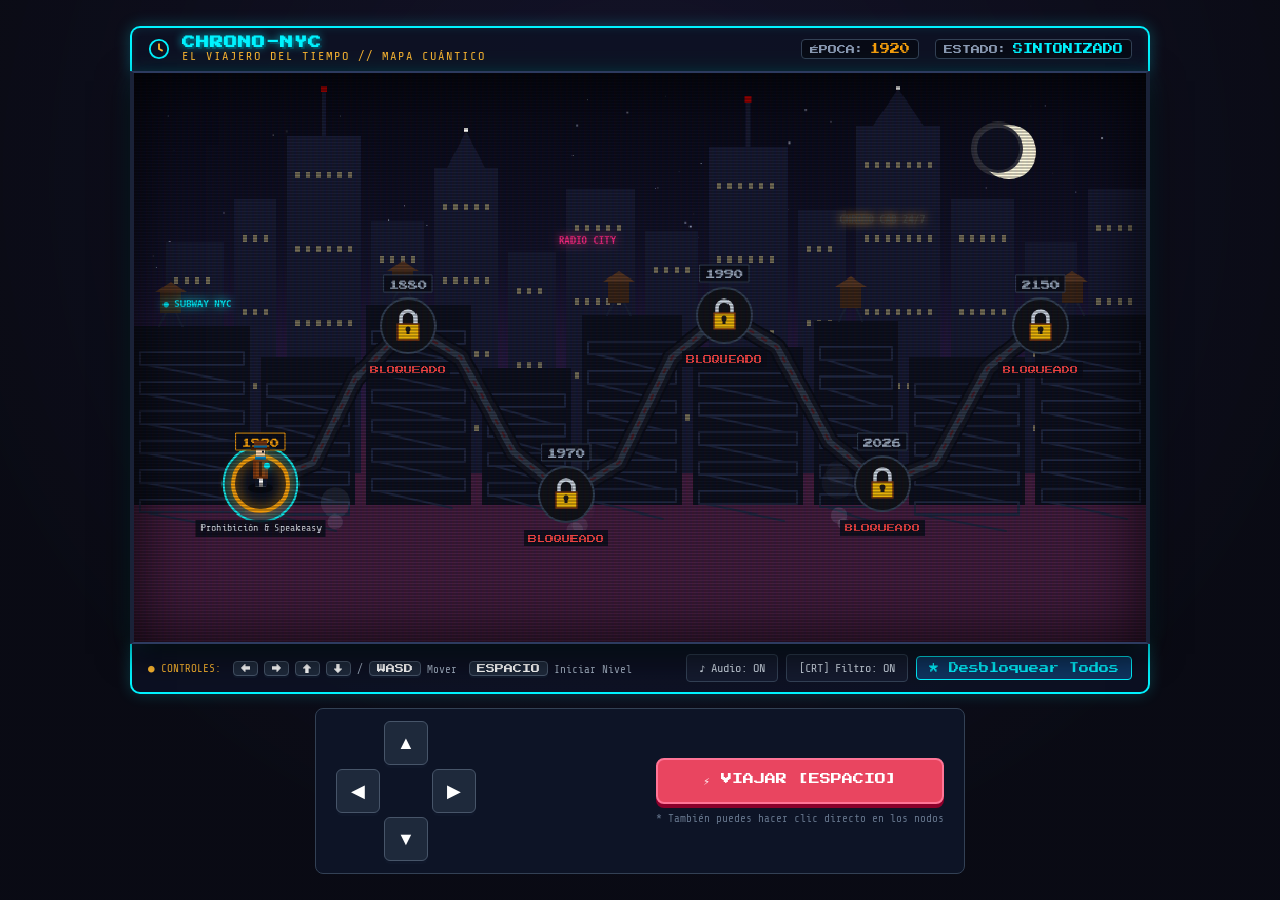
<file: index.html>
<!DOCTYPE html>
<html lang="es">
<head>
  <meta charset="UTF-8">
  <meta name="viewport" content="width=device-width, initial-scale=1.0">
  <title>Chrono-NYC: Selector de Niveles Retro</title>
  <link rel="stylesheet" href="style.css">
</head>
<body>

  <div class="game-container">
    <!-- Header Arcade -->
    <header class="arcade-header">
      <div class="title-badge">
        <svg class="header-icon" width="22" height="22" viewBox="0 0 24 24" fill="none" stroke="currentColor" stroke-width="2">
          <circle cx="12" cy="12" r="10" stroke="#00f3ff"/>
          <polyline points="12 6 12 12 16 14" stroke="#ffb830"/>
        </svg>
        <div>
          <h1 class="pixel-title">CHRONO-NYC</h1>
          <div class="sub-title">El Viajero del Tiempo // Mapa Cuántico</div>
        </div>
      </div>

      <div class="hud-stats">
        <div class="stat-item">
          <span class="stat-label">ÉPOCA:</span>
          <span id="hudCurrentYear" class="stat-val">1920</span>
        </div>
        <div class="stat-item">
          <span class="stat-label">ESTADO:</span>
          <span id="hudStatus" class="stat-val" style="color: var(--neon-cyan);">ACTIVO</span>
        </div>
      </div>
    </header>

    <!-- Canvas Screen Frame -->
    <div class="screen-wrapper" id="screenWrapper">
      <canvas id="mapCanvas" width="960" height="540"></canvas>
      <div class="crt-overlay"></div>
      <div id="screenToast" class="screen-toast">⚠ ¡NIVEL BLOQUEADO!</div>
    </div>

    <!-- Controls & Info Footer -->
    <footer class="arcade-controls">
      <div class="control-tips" id="controlTips">
        <span style="color: var(--neon-amber);">● CONTROLES:</span>
        <span id="controlTipMove"><span class="key-tag">←</span> <span class="key-tag">→</span> <span class="key-tag">↑</span> <span class="key-tag">↓</span> / <span class="key-tag">WASD</span> Mover</span>
        <span id="controlTipAction"><span class="key-tag">ESPACIO</span> Iniciar Nivel</span>
      </div>

      <div class="action-buttons">
        <button id="btnReturnToMap" class="retro-btn" style="display: none; background: #7f1d1d; border-color: #ef4444; color: #fff;" title="Salir de la época y volver al mapa">
          ◀ Volver al Mapa [ESC]
        </button>
        <button id="btnAudioToggle" class="retro-btn" title="Activar/Silenciar efectos">
          <span id="audioIcon">♪</span> Audio: ON
        </button>
        <button id="btnCrtToggle" class="retro-btn" title="Alternar filtro retro CRT">
          [CRT] Filtro: ON
        </button>
        <button id="btnToggleAllLevels" class="retro-btn primary" title="Desbloquear o bloquear todos para pruebas">
          ★ Desbloquear Todos
        </button>
      </div>
    </footer>

    <!-- Mobile / Mouse On-screen Gamepad -->
    <div class="touch-dpad-container">
      <div class="dpad-grid">
        <button class="dpad-btn dpad-up" id="btnUp" title="Arriba">▲</button>
        <button class="dpad-btn dpad-left" id="btnLeft" title="Izquierda">◀</button>
        <button class="dpad-btn dpad-right" id="btnRight" title="Derecha">▶</button>
        <button class="dpad-btn dpad-down" id="btnDown" title="Abajo">▼</button>
      </div>

      <div class="touch-actions">
        <button class="action-btn-space" id="btnTouchSpace">
          ⚡ VIAJAR [ESPACIO]
        </button>
        <div style="font-size: 11px; color: #64748b; text-align: center;">
          * También puedes hacer clic directo en los nodos
        </div>
      </div>
    </div>
  </div>

  <!-- Modal para Iniciar Nivel / Salto Temporal -->
  <div id="timeModal" class="time-travel-modal">
    <div class="modal-card">
      <div class="modal-header">
        <div id="modalYear" class="modal-era-year">1920</div>
        <div id="modalTitle" class="modal-era-title">ERA DEL JAZZ & LEY SECA</div>
      </div>
      <div class="modal-body">
        <p id="modalDesc">
          El viajero aterriza en las calles de adoquines de Manhattan durante los Locos Años 20. El jazz resuena en los clubes clandestinos speakeasy y la ciudad se alza hacia las nubes con los primeros rascacielos Art Déco.
        </p>

        <div class="modal-info-box">
          <div class="modal-info-row">
            <span class="modal-label">UBICACIÓN:</span>
            <span id="modalLocation" class="modal-val">Lower Manhattan & Brooklyn DUMBO</span>
          </div>
          <div class="modal-info-row">
            <span class="modal-label">MISIÓN CUÁNTICA:</span>
            <span id="modalMission" class="modal-val">Recuperar el fragmento de crono-cristal</span>
          </div>
          <div class="modal-info-row">
            <span class="modal-label">PELIGRO TEMPORAL:</span>
            <span id="modalDanger" class="modal-val" style="color: #f59e0b;">Mafiosos de los Speakeasy & Agentes Temporales</span>
          </div>
        </div>
      </div>
      <div class="modal-footer">
        <button id="btnCloseModal" class="btn-close-modal">VOLVER AL MAPA</button>
        <button id="btnStartLevel" class="btn-start-level">⚡ ENTRAR A LA ÉPOCA</button>
      </div>
    </div>
  </div>

  <script src="game.js"></script>
</body>
</html>
</file>
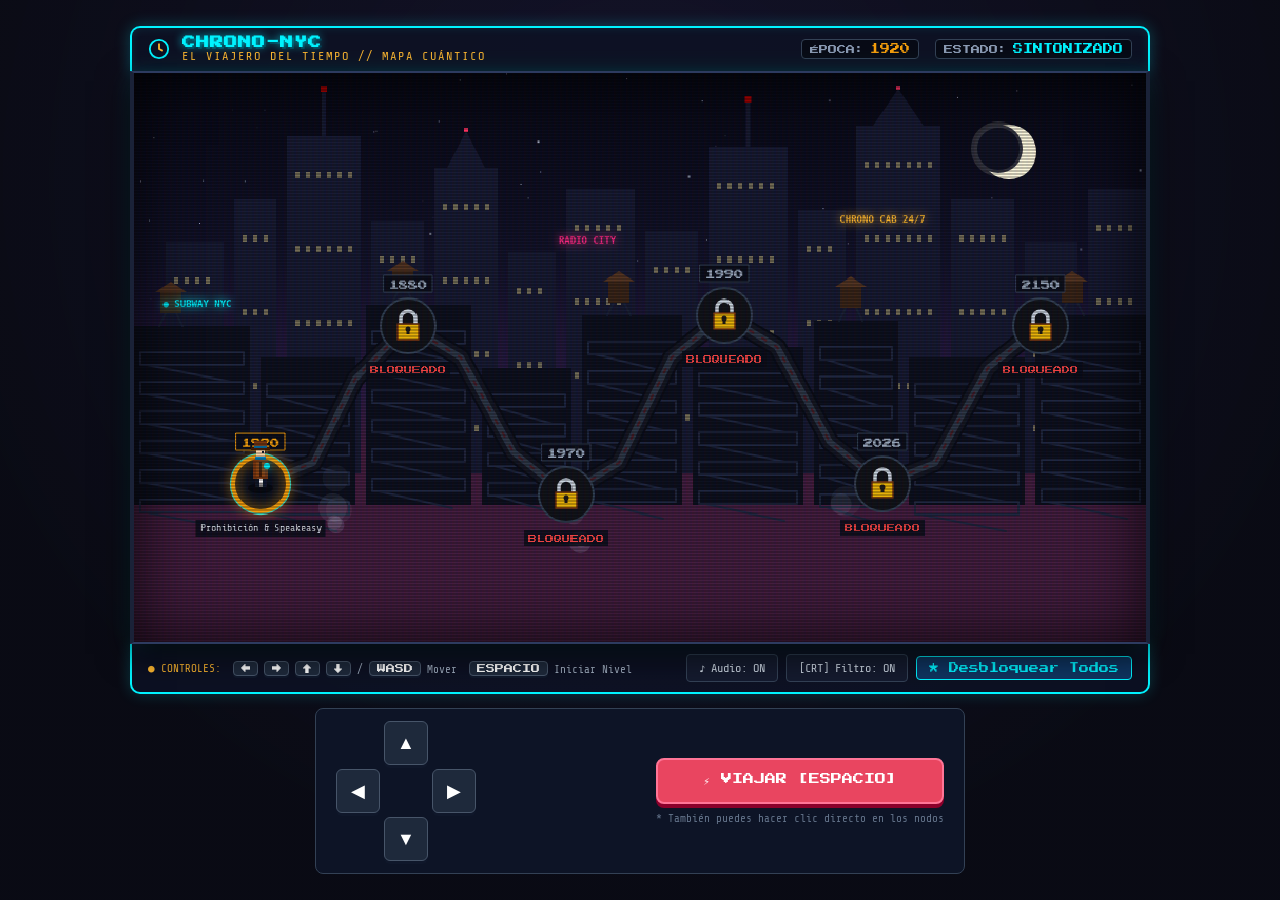
<file: juego_completo.html>
<!DOCTYPE html>
<html lang="es">
<head>
  <meta charset="UTF-8">
  <meta name="viewport" content="width=device-width, initial-scale=1.0">
  <title>Chrono-NYC: Selector de Niveles Retro</title>
  <style>
@import url('https://fonts.googleapis.com/css2?family=Press+Start+2P&family=Share+Tech+Mono&display=swap');

:root {
  --nyc-night: #0b0d19;
  --nyc-sky-top: #080914;
  --nyc-sky-bottom: #1f1d36;
  --neon-cyan: #00f3ff;
  --neon-amber: #ffb830;
  --neon-pink: #ff2a85;
  --neon-green: #39ff14;
  --brick-red: #c84b31;
  --gold: #f4d160;
  --ui-bg: rgba(14, 18, 36, 0.92);
  --ui-border: #2d3758;
}

* {
  box-sizing: border-box;
  margin: 0;
  padding: 0;
  user-select: none;
}

body {
  background-color: var(--nyc-night);
  color: #e0e6ed;
  font-family: 'Share Tech Mono', monospace;
  min-height: 100vh;
  display: flex;
  flex-direction: column;
  align-items: center;
  justify-content: center;
  overflow-x: hidden;
  position: relative;
  padding: 10px;
}

/* Background grid / ambient vibe */
body::before {
  content: '';
  position: fixed;
  inset: 0;
  background: radial-gradient(circle at 50% 20%, rgba(35, 30, 70, 0.4) 0%, rgba(10, 11, 20, 0.95) 75%);
  pointer-events: none;
  z-index: 0;
}

.game-container {
  position: relative;
  z-index: 1;
  display: flex;
  flex-direction: column;
  align-items: center;
  max-width: 1020px;
  width: 100%;
}

/* Header Banner */
.arcade-header {
  width: 100%;
  display: flex;
  justify-content: space-between;
  align-items: center;
  padding: 8px 16px;
  background: var(--ui-bg);
  border: 2px solid var(--neon-cyan);
  border-bottom: none;
  border-radius: 10px 10px 0 0;
  box-shadow: 0 0 15px rgba(0, 243, 255, 0.25), inset 0 0 10px rgba(0, 243, 255, 0.1);
}

.title-badge {
  display: flex;
  align-items: center;
  gap: 12px;
}

.pixel-title {
  font-family: 'Press Start 2P', monospace;
  font-size: 13px;
  color: var(--neon-cyan);
  text-shadow: 0 0 8px rgba(0, 243, 255, 0.8), 2px 2px 0px #053246;
  letter-spacing: 1px;
}

.sub-title {
  font-size: 12px;
  color: var(--neon-amber);
  text-transform: uppercase;
  letter-spacing: 2px;
}

.hud-stats {
  display: flex;
  gap: 16px;
  font-size: 12px;
  font-family: 'Press Start 2P', monospace;
}

.stat-item {
  display: flex;
  align-items: center;
  gap: 6px;
  background: rgba(0, 0, 0, 0.4);
  padding: 4px 8px;
  border-radius: 4px;
  border: 1px solid #334155;
}

.stat-label {
  color: #8b9bb4;
  font-size: 9px;
}

.stat-val {
  color: var(--neon-green);
  font-size: 10px;
}

/* Canvas Screen Box */
.screen-wrapper {
  position: relative;
  width: 100%;
  background: #000;
  border: 4px solid #1a2238;
  border-top: 2px solid #2d3b60;
  border-bottom: 2px solid #2d3b60;
  box-shadow: 0 10px 30px rgba(0, 0, 0, 0.8), 0 0 20px rgba(0, 243, 255, 0.15);
  overflow: hidden;
  aspect-ratio: 16 / 9;
}

#mapCanvas {
  display: block;
  width: 100%;
  height: 100%;
  image-rendering: pixelated;
  image-rendering: crisp-edges;
  cursor: crosshair;
}

/* CRT Scanlines Overlay */
.crt-overlay {
  position: absolute;
  inset: 0;
  pointer-events: none;
  background: linear-gradient(
    rgba(18, 16, 16, 0) 50%, 
    rgba(0, 0, 0, 0.25) 50%
  ), linear-gradient(
    90deg,
    rgba(255, 0, 0, 0.03),
    rgba(0, 255, 0, 0.01),
    rgba(0, 0, 255, 0.03)
  );
  background-size: 100% 3px, 6px 100%;
  box-shadow: inset 0 0 60px rgba(0, 0, 0, 0.75);
  transition: opacity 0.3s ease;
}

.crt-off .crt-overlay {
  opacity: 0;
}

/* Quick Floating Alert / Warning Banner */
.screen-toast {
  position: absolute;
  top: 18px;
  left: 50%;
  transform: translateX(-50%) translateY(-20px);
  background: rgba(180, 20, 40, 0.95);
  border: 2px solid #ff4466;
  color: #fff;
  font-family: 'Press Start 2P', monospace;
  font-size: 10px;
  padding: 8px 16px;
  border-radius: 4px;
  box-shadow: 0 0 15px rgba(255, 40, 70, 0.7);
  pointer-events: none;
  opacity: 0;
  transition: all 0.25s cubic-bezier(0.175, 0.885, 0.32, 1.275);
  z-index: 20;
}

.screen-toast.show {
  transform: translateX(-50%) translateY(0);
  opacity: 1;
}

/* Control Bar */
.arcade-controls {
  width: 100%;
  display: flex;
  justify-content: space-between;
  align-items: center;
  flex-wrap: wrap;
  gap: 10px;
  padding: 10px 16px;
  background: var(--ui-bg);
  border: 2px solid var(--neon-cyan);
  border-top: none;
  border-radius: 0 0 10px 10px;
  box-shadow: 0 0 15px rgba(0, 243, 255, 0.2);
}

.control-tips {
  display: flex;
  align-items: center;
  gap: 12px;
  font-size: 11px;
  color: #a0aec0;
}

.key-tag {
  display: inline-block;
  background: #1e293b;
  color: #fff;
  border: 1px solid #475569;
  border-radius: 4px;
  padding: 2px 7px;
  font-family: 'Press Start 2P', monospace;
  font-size: 9px;
  box-shadow: 0 2px 0 #0f172a;
}

.action-buttons {
  display: flex;
  align-items: center;
  gap: 8px;
}

.retro-btn {
  background: #141a2e;
  color: #cbd5e1;
  border: 1px solid #334155;
  font-family: 'Share Tech Mono', monospace;
  font-size: 12px;
  padding: 6px 12px;
  border-radius: 4px;
  cursor: pointer;
  transition: all 0.15s;
  display: inline-flex;
  align-items: center;
  gap: 6px;
}

.retro-btn:hover {
  background: #1e294b;
  color: #fff;
  border-color: var(--neon-cyan);
  box-shadow: 0 0 8px rgba(0, 243, 255, 0.4);
}

.retro-btn.primary {
  background: #0f3460;
  border-color: var(--neon-cyan);
  color: var(--neon-cyan);
  font-family: 'Press Start 2P', monospace;
  font-size: 10px;
}

.retro-btn.primary:hover {
  background: var(--neon-cyan);
  color: #0b0d19;
}

/* Touch / Onscreen Gamepad for Mobile & Easy Clicks */
.touch-dpad-container {
  display: flex;
  margin-top: 14px;
  width: 100%;
  max-width: 650px;
  justify-content: space-between;
  align-items: center;
  background: rgba(15, 23, 42, 0.85);
  border: 1px solid #334155;
  padding: 12px 20px;
  border-radius: 8px;
}

.dpad-grid {
  display: grid;
  grid-template-columns: repeat(3, 44px);
  grid-template-rows: repeat(3, 44px);
  gap: 4px;
}

.dpad-btn {
  background: #1e293b;
  border: 1px solid #475569;
  border-radius: 6px;
  color: #fff;
  font-size: 18px;
  display: flex;
  align-items: center;
  justify-content: center;
  cursor: pointer;
  box-shadow: 0 3px 0 #0f172a;
}

.dpad-btn:active {
  transform: translateY(2px);
  box-shadow: 0 1px 0 #0f172a;
  background: #334155;
}

.dpad-up { grid-column: 2; grid-row: 1; }
.dpad-left { grid-column: 1; grid-row: 2; }
.dpad-right { grid-column: 3; grid-row: 2; }
.dpad-down { grid-column: 2; grid-row: 3; }

.touch-actions {
  display: flex;
  flex-direction: column;
  gap: 8px;
}

.action-btn-space {
  padding: 14px 24px;
  background: #e94560;
  border: 2px solid #ff7597;
  color: #fff;
  font-family: 'Press Start 2P', monospace;
  font-size: 11px;
  border-radius: 8px;
  cursor: pointer;
  box-shadow: 0 4px 0 #8b002b;
  transition: all 0.1s;
}

.action-btn-space:active {
  transform: translateY(3px);
  box-shadow: 0 1px 0 #8b002b;
}

/* Modal for Level Start / Time Warp */
.time-travel-modal {
  position: fixed;
  inset: 0;
  background: rgba(4, 6, 15, 0.85);
  backdrop-filter: blur(5px);
  display: none;
  align-items: center;
  justify-content: center;
  z-index: 100;
  padding: 16px;
}

.time-travel-modal.active {
  display: flex;
  animation: modalFadeIn 0.25s ease-out;
}

@keyframes modalFadeIn {
  from { opacity: 0; transform: scale(0.95); }
  to { opacity: 1; transform: scale(1); }
}

.modal-card {
  background: #0f1325;
  border: 3px solid var(--neon-cyan);
  box-shadow: 0 0 30px rgba(0, 243, 255, 0.4), inset 0 0 20px rgba(0, 243, 255, 0.1);
  border-radius: 8px;
  max-width: 520px;
  width: 100%;
  padding: 24px;
  position: relative;
}

.modal-header {
  border-bottom: 2px dashed #2d3b60;
  padding-bottom: 14px;
  margin-bottom: 16px;
  text-align: center;
}

.modal-era-year {
  font-family: 'Press Start 2P', monospace;
  font-size: 22px;
  color: var(--neon-amber);
  text-shadow: 0 0 10px rgba(255, 184, 48, 0.6);
  margin-bottom: 6px;
}

.modal-era-title {
  font-family: 'Press Start 2P', monospace;
  font-size: 12px;
  color: var(--neon-cyan);
  letter-spacing: 1px;
}

.modal-body {
  font-size: 14px;
  line-height: 1.6;
  color: #cbd5e1;
  margin-bottom: 20px;
}

.modal-info-box {
  background: rgba(0, 0, 0, 0.5);
  border: 1px solid #1e293b;
  padding: 12px;
  border-radius: 4px;
  margin-top: 12px;
}

.modal-info-row {
  display: flex;
  justify-content: space-between;
  margin-bottom: 6px;
  font-size: 13px;
}

.modal-info-row:last-child {
  margin-bottom: 0;
}

.modal-label {
  color: #64748b;
}

.modal-val {
  color: #38bdf8;
  font-weight: bold;
}

.modal-footer {
  display: flex;
  justify-content: flex-end;
  gap: 12px;
}

.btn-start-level {
  background: var(--neon-green);
  color: #052e16;
  font-family: 'Press Start 2P', monospace;
  font-size: 11px;
  padding: 12px 20px;
  border: none;
  border-radius: 4px;
  cursor: pointer;
  box-shadow: 0 0 15px rgba(57, 255, 20, 0.5);
  transition: all 0.2s;
}

.btn-start-level:hover {
  background: #4ade80;
  box-shadow: 0 0 25px rgba(57, 255, 20, 0.8);
  transform: translateY(-2px);
}

.btn-close-modal {
  background: #334155;
  color: #e2e8f0;
  font-family: 'Press Start 2P', monospace;
  font-size: 10px;
  padding: 12px 16px;
  border: none;
  border-radius: 4px;
  cursor: pointer;
}

.btn-close-modal:hover {
  background: #475569;
}

</style>
</head>
<body>

  <div class="game-container">
    <!-- Header Arcade -->
    <header class="arcade-header">
      <div class="title-badge">
        <svg class="header-icon" width="22" height="22" viewBox="0 0 24 24" fill="none" stroke="currentColor" stroke-width="2">
          <circle cx="12" cy="12" r="10" stroke="#00f3ff"/>
          <polyline points="12 6 12 12 16 14" stroke="#ffb830"/>
        </svg>
        <div>
          <h1 class="pixel-title">CHRONO-NYC</h1>
          <div class="sub-title">El Viajero del Tiempo // Mapa Cuántico</div>
        </div>
      </div>

      <div class="hud-stats">
        <div class="stat-item">
          <span class="stat-label">ÉPOCA:</span>
          <span id="hudCurrentYear" class="stat-val">1920</span>
        </div>
        <div class="stat-item">
          <span class="stat-label">ESTADO:</span>
          <span id="hudStatus" class="stat-val" style="color: var(--neon-cyan);">ACTIVO</span>
        </div>
      </div>
    </header>

    <!-- Canvas Screen Frame -->
    <div class="screen-wrapper" id="screenWrapper">
      <canvas id="mapCanvas" width="960" height="540"></canvas>
      <div class="crt-overlay"></div>
      <div id="screenToast" class="screen-toast">⚠ ¡NIVEL BLOQUEADO!</div>
    </div>

    <!-- Controls & Info Footer -->
    <footer class="arcade-controls">
      <div class="control-tips" id="controlTips">
        <span style="color: var(--neon-amber);">● CONTROLES:</span>
        <span id="controlTipMove"><span class="key-tag">←</span> <span class="key-tag">→</span> <span class="key-tag">↑</span> <span class="key-tag">↓</span> / <span class="key-tag">WASD</span> Mover</span>
        <span id="controlTipAction"><span class="key-tag">ESPACIO</span> Iniciar Nivel</span>
      </div>

      <div class="action-buttons">
        <button id="btnReturnToMap" class="retro-btn" style="display: none; background: #7f1d1d; border-color: #ef4444; color: #fff;" title="Salir de la época y volver al mapa">
          ◀ Volver al Mapa [ESC]
        </button>
        <button id="btnAudioToggle" class="retro-btn" title="Activar/Silenciar efectos">
          <span id="audioIcon">♪</span> Audio: ON
        </button>
        <button id="btnCrtToggle" class="retro-btn" title="Alternar filtro retro CRT">
          [CRT] Filtro: ON
        </button>
        <button id="btnToggleAllLevels" class="retro-btn primary" title="Desbloquear o bloquear todos para pruebas">
          ★ Desbloquear Todos
        </button>
      </div>
    </footer>

    <!-- Mobile / Mouse On-screen Gamepad -->
    <div class="touch-dpad-container">
      <div class="dpad-grid">
        <button class="dpad-btn dpad-up" id="btnUp" title="Arriba">▲</button>
        <button class="dpad-btn dpad-left" id="btnLeft" title="Izquierda">◀</button>
        <button class="dpad-btn dpad-right" id="btnRight" title="Derecha">▶</button>
        <button class="dpad-btn dpad-down" id="btnDown" title="Abajo">▼</button>
      </div>

      <div class="touch-actions">
        <button class="action-btn-space" id="btnTouchSpace">
          ⚡ VIAJAR [ESPACIO]
        </button>
        <div style="font-size: 11px; color: #64748b; text-align: center;">
          * También puedes hacer clic directo en los nodos
        </div>
      </div>
    </div>
  </div>

  <!-- Modal para Iniciar Nivel / Salto Temporal -->
  <div id="timeModal" class="time-travel-modal">
    <div class="modal-card">
      <div class="modal-header">
        <div id="modalYear" class="modal-era-year">1920</div>
        <div id="modalTitle" class="modal-era-title">ERA DEL JAZZ & LEY SECA</div>
      </div>
      <div class="modal-body">
        <p id="modalDesc">
          El viajero aterriza en las calles de adoquines de Manhattan durante los Locos Años 20. El jazz resuena en los clubes clandestinos speakeasy y la ciudad se alza hacia las nubes con los primeros rascacielos Art Déco.
        </p>

        <div class="modal-info-box">
          <div class="modal-info-row">
            <span class="modal-label">UBICACIÓN:</span>
            <span id="modalLocation" class="modal-val">Lower Manhattan & Brooklyn DUMBO</span>
          </div>
          <div class="modal-info-row">
            <span class="modal-label">MISIÓN CUÁNTICA:</span>
            <span id="modalMission" class="modal-val">Recuperar el fragmento de crono-cristal</span>
          </div>
          <div class="modal-info-row">
            <span class="modal-label">PELIGRO TEMPORAL:</span>
            <span id="modalDanger" class="modal-val" style="color: #f59e0b;">Mafiosos de los Speakeasy & Agentes Temporales</span>
          </div>
        </div>
      </div>
      <div class="modal-footer">
        <button id="btnCloseModal" class="btn-close-modal">VOLVER AL MAPA</button>
        <button id="btnStartLevel" class="btn-start-level">⚡ ENTRAR A LA ÉPOCA</button>
      </div>
    </div>
  </div>

  <script>
/**
 * CHRONO-NYC: Mapa de Selección de Niveles Retro (HTML5 Canvas)
 * Motor de juego procedural con estética pixel-art neoyorquina y viajes en el tiempo.
 */

// ==========================================
// 1. AUDIO SYNTHESIZER (Web Audio API)
// ==========================================
class RetroAudio {
  constructor() {
    this.ctx = null;
    this.enabled = true;
    this.bgmPlaying = false;
    this.bgmTimer = null;
    this.stepCounter = 0;
  }

  init() {
    if (!this.ctx) {
      const AudioCtx = window.AudioContext || window.webkitAudioContext;
      if (AudioCtx) {
        this.ctx = new AudioCtx();
      }
    }
    if (this.ctx && this.ctx.state === 'suspended') {
      this.ctx.resume();
    }
  }

  toggle() {
    this.enabled = !this.enabled;
    if (!this.enabled && this.bgmTimer) {
      clearInterval(this.bgmTimer);
      this.bgmPlaying = false;
    }
    return this.enabled;
  }

  // Sonido de paso / movimiento
  playFootstep() {
    if (!this.enabled) return;
    this.init();
    if (!this.ctx) return;

    const osc = this.ctx.createOscillator();
    const gain = this.ctx.createGain();
    const now = this.ctx.currentTime;

    osc.type = 'triangle';
    const freq = this.stepCounter % 2 === 0 ? 160 : 190;
    this.stepCounter++;
    osc.frequency.setValueAtTime(freq, now);
    osc.frequency.exponentialRampToValueAtTime(70, now + 0.08);

    gain.gain.setValueAtTime(0.12, now);
    gain.gain.exponentialRampToValueAtTime(0.001, now + 0.08);

    osc.connect(gain);
    gain.connect(this.ctx.destination);

    osc.start(now);
    osc.stop(now + 0.08);
  }

  // Sonido de error al intentar entrar a un nivel con candado
  playLockedError() {
    if (!this.enabled) return;
    this.init();
    if (!this.ctx) return;

    const now = this.ctx.currentTime;
    
    // Tono grave bajo doble estilo arcade "bzz-bzz"
    [0, 0.1].forEach((delay, idx) => {
      const osc = this.ctx.createOscillator();
      const gain = this.ctx.createGain();

      osc.type = 'sawtooth';
      osc.frequency.setValueAtTime(idx === 0 ? 110 : 95, now + delay);
      osc.frequency.setValueAtTime(80, now + delay + 0.08);

      gain.gain.setValueAtTime(0.15, now + delay);
      gain.gain.exponentialRampToValueAtTime(0.001, now + delay + 0.09);

      osc.connect(gain);
      gain.connect(this.ctx.destination);

      osc.start(now + delay);
      osc.stop(now + delay + 0.09);
    });
  }

  // Sonido de llegada a un nodo
  playArrive() {
    if (!this.enabled) return;
    this.init();
    if (!this.ctx) return;

    const now = this.ctx.currentTime;
    const osc = this.ctx.createOscillator();
    const gain = this.ctx.createGain();

    osc.type = 'square';
    osc.frequency.setValueAtTime(330, now);
    osc.frequency.setValueAtTime(440, now + 0.06);

    gain.gain.setValueAtTime(0.1, now);
    gain.gain.exponentialRampToValueAtTime(0.001, now + 0.15);

    osc.connect(gain);
    gain.connect(this.ctx.destination);

    osc.start(now);
    osc.stop(now + 0.15);
  }

  // Sonido de salto temporal al presionar Espacio
  playTimeWarp() {
    if (!this.enabled) return;
    this.init();
    if (!this.ctx) return;

    const now = this.ctx.currentTime;

    // Arpegio cósmico ascendente
    const freqs = [220, 330, 440, 554, 659, 880, 1108, 1318];
    freqs.forEach((freq, idx) => {
      const osc = this.ctx.createOscillator();
      const gain = this.ctx.createGain();
      const startTime = now + idx * 0.04;

      osc.type = idx % 2 === 0 ? 'sine' : 'sawtooth';
      osc.frequency.setValueAtTime(freq, startTime);
      osc.frequency.exponentialRampToValueAtTime(freq * 1.5, startTime + 0.15);

      gain.gain.setValueAtTime(0.12, startTime);
      gain.gain.exponentialRampToValueAtTime(0.001, startTime + 0.18);

      osc.connect(gain);
      gain.connect(this.ctx.destination);

      osc.start(startTime);
      osc.stop(startTime + 0.18);
    });
  }

  // Sonido de salto en el nivel
  playJump() {
    if (!this.enabled) return;
    this.init();
    if (!this.ctx) return;

    const now = this.ctx.currentTime;
    const osc = this.ctx.createOscillator();
    const gain = this.ctx.createGain();

    osc.type = 'square';
    osc.frequency.setValueAtTime(140, now);
    osc.frequency.exponentialRampToValueAtTime(420, now + 0.12);

    gain.gain.setValueAtTime(0.12, now);
    gain.gain.exponentialRampToValueAtTime(0.001, now + 0.12);

    osc.connect(gain);
    gain.connect(this.ctx.destination);

    osc.start(now);
    osc.stop(now + 0.12);
  }

  // Sonido de recolección de crono-cristal
  playCollect() {
    if (!this.enabled) return;
    this.init();
    if (!this.ctx) return;

    const now = this.ctx.currentTime;
    [523.25, 659.25, 783.99, 1046.5].forEach((freq, idx) => {
      const osc = this.ctx.createOscillator();
      const gain = this.ctx.createGain();
      const t = now + idx * 0.045;

      osc.type = 'sine';
      osc.frequency.setValueAtTime(freq, t);

      gain.gain.setValueAtTime(0.12, t);
      gain.gain.exponentialRampToValueAtTime(0.001, t + 0.14);

      osc.connect(gain);
      gain.connect(this.ctx.destination);

      osc.start(t);
      osc.stop(t + 0.14);
    });
  }

  // Fanfarria triunfal de victoria al restaurar la época
  playVictory() {
    if (!this.enabled) return;
    this.init();
    if (!this.ctx) return;

    const now = this.ctx.currentTime;
    const notes = [
      { f: 523, d: 0.12 },
      { f: 659, d: 0.12 },
      { f: 783, d: 0.12 },
      { f: 1046, d: 0.4 }
    ];

    let t = now;
    notes.forEach(n => {
      const osc = this.ctx.createOscillator();
      const gain = this.ctx.createGain();

      osc.type = 'triangle';
      osc.frequency.setValueAtTime(n.f, t);

      gain.gain.setValueAtTime(0.15, t);
      gain.gain.exponentialRampToValueAtTime(0.001, t + n.d);

      osc.connect(gain);
      gain.connect(this.ctx.destination);

      osc.start(t);
      osc.stop(t + n.d);
      t += n.d * 0.9;
    });
  }
}

const audio = new RetroAudio();


// ==========================================
// 2. DATOS DE LOS NIVELES Y ÉPOCAS HISTÓRICAS
// ==========================================
const LEVELS = [
  {
    id: 1,
    year: 1920,
    title: "1920: ERA DEL JAZZ",
    sub: "Prohibición & Speakeasy",
    district: "Lower Manhattan & DUMBO",
    x: 120,
    y: 390,
    unlocked: true,
    themeColor: "#f59e0b", // Ámbar cálido Art Déco
    badgeColor: "#d97706",
    mission: "Encontrar la bobina cuántica escondida en el club subterráneo 'The Cotton Vault'.",
    danger: "Contrabandistas armados y agentes de la Ley Seca.",
    details: "El viajero llega a la vibrante Nueva York de los años 20. El jazz resuena en las aceras mojadas mientras los primeros rascacielos desafían las nubes.",
    connections: [2] // Conectado al nivel 2
  },
  {
    id: 2,
    year: 1880,
    title: "1880: ERA DORADA & VAPOR",
    sub: "Gilded Age & Carbón",
    district: "Brooklyn Bridge & Fundiciones",
    x: 260,
    y: 240,
    unlocked: false,
    themeColor: "#e67e22", // Bronce industrial
    badgeColor: "#b45309",
    mission: "Reparar el regulador de vapor en la torre en construcción del Puente de Brooklyn.",
    danger: "Vapor a alta presión, engranajes gigantes y magnates rivales.",
    details: "Adoquines, carruajes de caballos y la silueta del Puente de Brooklyn creciendo sobre el East River iluminado por farolas de gas tenue.",
    connections: [1, 3] // Conectado a 1 y 3
  },
  {
    id: 3,
    year: 1970,
    title: "1970: METRO & GRAFFITI",
    sub: "Bronx & Movimiento Disco",
    district: "The Bronx / Línea 6 del Metro",
    x: 410,
    y: 400,
    unlocked: false,
    themeColor: "#ec4899", // Rosa neón / pintura aerosol
    badgeColor: "#be185d",
    mission: "Interceptar el cassette con la señal temporal en el vagón de metro grafiteado.",
    danger: "Pandillas urbanas, apagón en el túnel subterráneo y detectives.",
    details: "La Nueva York analógica y rebelde de los 70. Los vagones de metro metálicos cubiertos de arte aerosol y pistas de baile con bolas de espejos.",
    connections: [2, 4] // Conectado a 2 y 4
  },
  {
    id: 4,
    year: 1990,
    title: "1990: TIMES SQUARE NEÓN",
    sub: "Grunge & Salas Arcade",
    district: "Midtown Manhattan / Calle 42",
    x: 560,
    y: 230,
    unlocked: false,
    themeColor: "#06b6d4", // Cian 90s
    badgeColor: "#0e7490",
    mission: "Descargar el código temporal desde un cibercafé antes del reinicio del sistema.",
    danger: "Virus informáticos primitivos y agentes corporativos.",
    details: "Times Square en su auge de carteles de neón, salas de máquinas recreativas arcade de 16-bits, cabinas telefónicas y asfalto reflectante.",
    connections: [3, 5] // Conectado a 3 y 5
  },
  {
    id: 5,
    year: 2026,
    title: "2026: MANHATTAN ACTUAL",
    sub: "Día Soleado & Rascacielos de Cristal",
    district: "5th Avenue & Central Park South",
    x: 710,
    y: 390,
    unlocked: false,
    themeColor: "#0284c7", // Azul eléctrico / cielo diurno
    badgeColor: "#0369a1",
    mission: "Sincronizar el smartphone cuántico en la antena de la 5ª Avenida.",
    danger: "Tráfico denso de patinetes eléctricos y drones de reparto comercial.",
    details: "Nueva York en pleno siglo XXI bajo la radiante luz del sol. Rascacielos de cristal azul, cafeterías modernas, carritos de hot dogs y taxis híbridos.",
    connections: [4, 6] // Conectado a 4 y 6
  },
  {
    id: 6,
    year: 2150,
    title: "2150: NEO-MANHATTAN",
    sub: "Cyberpunk & Taxis Voladores",
    district: "Central Park Quantum Spire",
    x: 860,
    y: 240,
    unlocked: false,
    themeColor: "#a855f7", // Violeta holográfico
    badgeColor: "#7e22ce",
    mission: "Sellar la grieta temporal en la cúspide de la torre holográfica cuántica.",
    danger: "Drones centinela de seguridad temporal y micro-agujeros de gusano.",
    details: "El futuro de la Gran Manzana. Rascacielos kilométricos con pasarelas aéreas y formas geométricas audaces, autopistas de luz y taxis voladores.",
    connections: [5] // Conectado a 5
  }
];

// Rutas detalladas entre nodos para que el avatar camine siguiendo calles/curvas
const PATH_WAYPOINTS = {
  "1-2": [
    { x: 120, y: 390 },
    { x: 170, y: 370 },
    { x: 210, y: 290 },
    { x: 260, y: 240 }
  ],
  "2-3": [
    { x: 260, y: 240 },
    { x: 310, y: 270 },
    { x: 360, y: 360 },
    { x: 410, y: 400 }
  ],
  "3-4": [
    { x: 410, y: 400 },
    { x: 460, y: 370 },
    { x: 510, y: 270 },
    { x: 560, y: 230 }
  ],
  "4-5": [
    { x: 560, y: 230 },
    { x: 610, y: 260 },
    { x: 660, y: 350 },
    { x: 710, y: 390 }
  ],
  "5-6": [
    { x: 710, y: 390 },
    { x: 760, y: 370 },
    { x: 810, y: 280 },
    { x: 860, y: 240 }
  ]
};

// Generador de clave de ruta bidireccional
function getPathPoints(fromId, toId) {
  const directKey = `${fromId}-${toId}`;
  if (PATH_WAYPOINTS[directKey]) {
    return PATH_WAYPOINTS[directKey];
  }
  const reverseKey = `${toId}-${fromId}`;
  if (PATH_WAYPOINTS[reverseKey]) {
    return [...PATH_WAYPOINTS[reverseKey]].reverse();
  }
  // Fallback línea recta
  const fromNode = LEVELS.find(n => n.id === fromId);
  const toNode = LEVELS.find(n => n.id === toId);
  return [{ x: fromNode.x, y: fromNode.y }, { x: toNode.x, y: toNode.y }];
}


// ==========================================
// 3. ESTADO DEL JUEGO
// ==========================================
const canvas = document.getElementById('mapCanvas');
const ctx = canvas.getContext('2d');

const state = {
  currentScene: 'MAP',    // 'MAP' | 'TRANSITION' | 'LEVEL' | 'VICTORY'
  currentLevelId: 1,      // Nivel donde está parado el jugador actualmente
  targetLevelId: 1,       // Nivel hacia el que se está desplazando
  isMoving: false,        // ¿El avatar está caminando entre nodos?
  movePath: [],           // Puntos actuales de la trayectoria
  moveSegmentIdx: 0,      // Índice del segmento actual
  moveProgress: 0,        // 0 a 1 en el segmento actual
  moveSpeed: 0.05,        // Velocidad de avance
  playerX: 120,
  playerY: 390,
  facingLeft: false,
  walkCycle: 0,           // Para animación de piernas y reloj
  
  // Teclas y controles
  keysDown: {},

  // Estado del nivel jugable de la época
  levelData: null,
  transitionTimer: 0,
  transitionDuration: 40,
  transitionTarget: 'LEVEL',
  sparkleParticles: [],
  victoryFireworks: [],

  // Efectos visuales del mapa
  lockShakeTimer: 0,      // Animación de sacudida al rebotar en candado
  lockShakeNodeId: null,  // Qué candado se sacude
  timeWarpActive: false,  // Animación del vórtice de salto temporal
  timeWarpProgress: 0,
  timeWarpOrigin: { x: 120, y: 390 },
  
  // Partículas y vapor de alcantarillas
  steamParticles: [],
  stars: [],
  neonBlinkTimer: 0,
  roadPulseOffset: 0
};

// Generar estrellas fijas de fondo
for (let i = 0; i < 70; i++) {
  state.stars.push({
    x: Math.random() * 960,
    y: Math.random() * 220,
    size: Math.random() > 0.8 ? 2 : 1,
    twinkleSpeed: 0.02 + Math.random() * 0.05,
    alpha: Math.random()
  });
}

// Inicializar fuentes de vapor de alcantarillas estilo NYC
const STEAM_VENTS = [
  { x: 190, y: 440 },
  { x: 420, y: 450 },
  { x: 670, y: 430 }
];


// ==========================================
// 4. SISTEMA DE MOVIMIENTO Y VALIDACIÓN
// ==========================================
function moveTowardsNode(targetId) {
  if (state.isMoving || state.timeWarpActive) return;

  const currentNode = LEVELS.find(l => l.id === state.currentLevelId);
  const targetNode = LEVELS.find(l => l.id === targetId);

  if (!currentNode || !targetNode) return;

  // Verificar si hay conexión directa entre los nodos
  if (!currentNode.connections.includes(targetId)) {
    // Si no es conexión inmediata, buscar si hay camino a través de vecinos
    return;
  }

  // Comprobar si el nodo objetivo está desbloqueado
  if (!targetNode.unlocked) {
    // ¡BLOQUEADO! Disparar feedback sonoro y animación de rebote en el candado
    triggerLockFeedback(targetNode);
    return;
  }

  // Iniciar viaje fluido a lo largo del camino
  state.isMoving = true;
  state.targetLevelId = targetId;
  state.movePath = getPathPoints(currentNode.id, targetId);
  state.moveSegmentIdx = 0;
  state.moveProgress = 0;

  // Orientar al personaje
  state.facingLeft = targetNode.x < currentNode.x;

  updateHUD();
}

// Disparar animación y sonido de candado bloqueado
function triggerLockFeedback(node) {
  state.lockShakeNodeId = node.id;
  state.lockShakeTimer = 25; // frames de sacudida
  audio.playLockedError();
  showToast(`🔒 ¡NIVEL BLOQUEADO! Completa el Nivel ${node.id - 1} (${LEVELS[node.id - 2]?.year || ''}) primero`);
}

// Procesar entrada direccional (Flechas / WASD)
function handleDirectionalInput(direction) {
  if (state.isMoving || state.timeWarpActive) return;

  const current = LEVELS.find(l => l.id === state.currentLevelId);
  if (!current) return;

  let chosenTarget = null;

  // Lógica inteligente según la posición del grafo neoyorquino
  if (direction === 'right' || direction === 'up') {
    // Intenta avanzar al siguiente nivel hacia la derecha
    const nextHigher = current.connections.find(id => id > current.id);
    if (nextHigher) {
      chosenTarget = nextHigher;
    }
  } else if (direction === 'left' || direction === 'down') {
    // Intenta retroceder al nivel anterior hacia la izquierda
    const prevLower = current.connections.find(id => id < current.id);
    if (prevLower) {
      chosenTarget = prevLower;
    }
  }

  if (chosenTarget) {
    moveTowardsNode(chosenTarget);
  }
}

// Activar el nivel actual con la barra espaciadora
function activateCurrentLevel() {
  if (state.isMoving || state.timeWarpActive) return;

  const current = LEVELS.find(l => l.id === state.currentLevelId);
  if (!current) return;

  if (!current.unlocked) {
    triggerLockFeedback(current);
    return;
  }

  // Iniciar efecto de distorsión temporal (Time Warp)
  state.timeWarpActive = true;
  state.timeWarpProgress = 0;
  state.timeWarpOrigin = { x: state.playerX, y: state.playerY };
  audio.playTimeWarp();

  // Abrir modal informativo tras la animación
  setTimeout(() => {
    openLevelModal(current);
    state.timeWarpActive = false;
  }, 650);
}


// ==========================================
// 5. RENDERIZADO GRÁFICO PROCEDURAL (CANVAS 2D)
// ==========================================

// Dibujar el cielo nocturno y luna de Nueva York
function drawSky() {
  // Gradiente crepuscular
  const skyGrad = ctx.createLinearGradient(0, 0, 0, 360);
  skyGrad.addColorStop(0, '#060714');
  skyGrad.addColorStop(0.5, '#12122b');
  skyGrad.addColorStop(0.85, '#2b1b46');
  skyGrad.addColorStop(1, '#441d40');
  ctx.fillStyle = skyGrad;
  ctx.fillRect(0, 0, 960, 540);

  // Estrellas parpadeantes
  state.stars.forEach(star => {
    star.alpha += star.twinkleSpeed;
    const a = 0.3 + Math.sin(star.alpha) * 0.4;
    ctx.fillStyle = `rgba(220, 230, 255, ${Math.max(0.1, a)})`;
    ctx.fillRect(star.x, star.y, star.size, star.size);
  });

  // Luna pixel-art vintage sobre el East River
  ctx.fillStyle = '#fffae0';
  ctx.beginPath();
  ctx.arc(830, 75, 26, 0, Math.PI * 2);
  ctx.fill();

  // Sombra de la luna para efecto creciente
  ctx.fillStyle = '#0f1124';
  ctx.beginPath();
  ctx.arc(820, 72, 23, 0, Math.PI * 2);
  ctx.fill();

  // Brillo suave lunar
  ctx.strokeStyle = 'rgba(255, 250, 224, 0.15)';
  ctx.lineWidth = 6;
  ctx.stroke();
}

// Dibujar siluetas del Skyline de Manhattan (capas de paralaje)
function drawManhattanSkyline() {
  // Capa 1: Rascacielos lejanos (azules oscuros y púrpuras)
  ctx.fillStyle = '#171a33';
  const distantBuildings = [
    { x: 30, w: 55, h: 220 },
    { x: 95, w: 40, h: 260 },
    { x: 145, w: 70, h: 320, antenna: true }, // Estilo Empire State
    { x: 225, w: 50, h: 240 },
    { x: 285, w: 60, h: 290, artDeco: true }, // Estilo Chrysler
    { x: 355, w: 45, h: 210 },
    { x: 410, w: 65, h: 270 },
    { x: 485, w: 50, h: 230 },
    { x: 545, w: 75, h: 310, antenna: true },
    { x: 630, w: 45, h: 250 },
    { x: 685, w: 80, h: 330, artDeco: true },
    { x: 775, w: 60, h: 260 },
    { x: 845, w: 50, h: 220 },
    { x: 905, w: 55, h: 270 }
  ];

  distantBuildings.forEach(b => {
    const top = 380 - b.h;
    ctx.fillRect(b.x, top, b.w, b.h);

    // Aguja Art Déco
    if (b.artDeco) {
      ctx.beginPath();
      ctx.moveTo(b.x + b.w / 2, top - 35);
      ctx.lineTo(b.x + b.w * 0.8, top);
      ctx.lineTo(b.x + b.w * 0.2, top);
      ctx.closePath();
      ctx.fill();

      // Luz parpadeante en la punta
      ctx.fillStyle = (Math.floor(Date.now() / 400) % 2 === 0) ? '#ff3366' : '#ffffff';
      ctx.fillRect(b.x + b.w / 2 - 2, top - 38, 4, 4);
      ctx.fillStyle = '#171a33';
    }

    // Antena con luz de advertencia para aeronaves
    if (b.antenna) {
      ctx.fillRect(b.x + b.w / 2 - 2, top - 45, 4, 45);
      ctx.fillStyle = (Math.floor(Date.now() / 300) % 2 === 0) ? '#ff2222' : '#aa0000';
      ctx.fillRect(b.x + b.w / 2 - 3, top - 48, 6, 6);
      ctx.fillStyle = '#171a33';
    }

    // Ventanas lejanas iluminadas al azar
    ctx.fillStyle = 'rgba(255, 235, 140, 0.4)';
    for (let wy = top + 20; wy < 360; wy += 14) {
      for (let wx = b.x + 8; wx < b.x + b.w - 10; wx += 10) {
        if ((wx * 17 + wy * 31) % 5 === 0) {
          ctx.fillRect(wx, wy, 4, 6);
        }
      }
    }
    ctx.fillStyle = '#171a33';
  });

  // Capa 2: Edificios medianos de ladrillo tipo Brownstone y torres de agua (Water Tanks)
  ctx.fillStyle = '#0f1224';
  const midBuildings = [
    { x: 0, w: 110, h: 170, tank: true },
    { x: 120, w: 90, h: 140 },
    { x: 220, w: 100, h: 190, tank: true },
    { x: 330, w: 85, h: 130 },
    { x: 425, w: 95, h: 180, tank: true },
    { x: 530, w: 105, h: 150 },
    { x: 645, w: 80, h: 175, tank: true },
    { x: 735, w: 110, h: 140 },
    { x: 855, w: 105, h: 180, tank: true }
  ];

  midBuildings.forEach(b => {
    const top = 410 - b.h;
    ctx.fillStyle = '#0c0f1e';
    ctx.fillRect(b.x, top, b.w, b.h);

    // Escaleras de incendios emblemáticas de Nueva York (Fire Escapes)
    ctx.strokeStyle = '#1e2640';
    ctx.lineWidth = 2;
    for (let fy = top + 25; fy < 410; fy += 28) {
      ctx.strokeRect(b.x + 6, fy, b.w - 12, 12);
      ctx.beginPath();
      ctx.moveTo(b.x + 12, fy + 12);
      ctx.lineTo(b.x + b.w - 18, fy + 28);
      ctx.stroke();
    }

    // Depósito de agua icónico de madera (Water Tank) en el tejado
    if (b.tank) {
      const tankX = b.x + 20;
      const tankY = top - 32;
      // Patas de metal
      ctx.strokeStyle = '#1a2238';
      ctx.lineWidth = 2;
      ctx.beginPath();
      ctx.moveTo(tankX + 4, top);
      ctx.lineTo(tankX + 10, tankY + 20);
      ctx.moveTo(tankX + 26, top);
      ctx.lineTo(tankX + 20, tankY + 20);
      ctx.stroke();

      // Barril cilíndrico
      ctx.fillStyle = '#3a2518';
      ctx.fillRect(tankX + 5, tankY, 20, 20);
      // Techo cónico
      ctx.fillStyle = '#533422';
      ctx.beginPath();
      ctx.moveTo(tankX + 15, tankY - 10);
      ctx.lineTo(tankX + 30, tankY);
      ctx.lineTo(tankX, tankY);
      ctx.closePath();
      ctx.fill();
    }
  });

  // Letreros de Neón parpadeantes en la ciudad
  drawNeonSigns();
}

// Dibujar carteles de neón retro (Broadway / Subway / Hotel)
function drawNeonSigns() {
  const t = Math.floor(Date.now() / 250);

  // Cartel 1: "SUBWAY"
  ctx.font = 'bold 9px monospace';
  ctx.fillStyle = (t % 7 === 0) ? '#444' : '#00f3ff';
  ctx.shadowColor = '#00f3ff';
  ctx.shadowBlur = 8;
  ctx.fillText('● SUBWAY NYC', 60, 220);

  // Cartel 2: "RADIO"
  ctx.fillStyle = (t % 5 === 0) ? '#444' : '#ff2a85';
  ctx.shadowColor = '#ff2a85';
  ctx.shadowBlur = 8;
  ctx.fillText('RADIO CITY', 430, 160);

  // Cartel 3: "TIME LEAP TAXI"
  ctx.fillStyle = (t % 9 === 0) ? '#444' : '#ffb830';
  ctx.shadowColor = '#ffb830';
  ctx.shadowBlur = 8;
  ctx.fillText('CHRONO CAB 24/7', 710, 140);

  ctx.shadowBlur = 0; // reset
}

// Dibujar las calles, puentes y vías que interconectan los 5 niveles
function drawInterconnectedPaths() {
  state.roadPulseOffset = (state.roadPulseOffset + 0.4) % 24;

  const paths = [
    { from: 1, to: 2, unlocked: LEVELS[1].unlocked },
    { from: 2, to: 3, unlocked: LEVELS[2].unlocked },
    { from: 3, to: 4, unlocked: LEVELS[3].unlocked },
    { from: 4, to: 5, unlocked: LEVELS[4].unlocked },
    { from: 5, to: 6, unlocked: LEVELS[5].unlocked }
  ];

  paths.forEach(p => {
    const points = getPathPoints(p.from, p.to);
    if (!points || points.length < 2) return;

    // 1. Base ancha de asfalto / carretera retro
    ctx.lineWidth = 18;
    ctx.lineCap = 'round';
    ctx.lineJoin = 'round';
    ctx.strokeStyle = '#090c18';
    ctx.beginPath();
    ctx.moveTo(points[0].x, points[0].y);
    for (let i = 1; i < points.length; i++) {
      ctx.lineTo(points[i].x, points[i].y);
    }
    ctx.stroke();

    // 2. Bordes de acera iluminados
    ctx.lineWidth = 14;
    ctx.strokeStyle = p.unlocked ? '#1b264a' : '#141724';
    ctx.beginPath();
    ctx.moveTo(points[0].x, points[0].y);
    for (let i = 1; i < points.length; i++) {
      ctx.lineTo(points[i].x, points[i].y);
    }
    ctx.stroke();

    // 3. Vía central / rieles de metro
    ctx.lineWidth = 6;
    ctx.strokeStyle = p.unlocked ? '#00f3ff' : '#2d3748';
    if (p.unlocked) {
      ctx.shadowColor = '#00f3ff';
      ctx.shadowBlur = 10;
    }
    ctx.beginPath();
    ctx.moveTo(points[0].x, points[0].y);
    for (let i = 1; i < points.length; i++) {
      ctx.lineTo(points[i].x, points[i].y);
    }
    ctx.stroke();
    ctx.shadowBlur = 0;

    // 4. Luces cuánticas secuenciales a lo largo del camino desbloqueado
    if (p.unlocked) {
      ctx.save();
      ctx.lineWidth = 3;
      ctx.setLineDash([6, 12]);
      ctx.lineDashOffset = -state.roadPulseOffset;
      ctx.strokeStyle = '#ffffff';
      ctx.beginPath();
      ctx.moveTo(points[0].x, points[0].y);
      for (let i = 1; i < points.length; i++) {
        ctx.lineTo(points[i].x, points[i].y);
      }
      ctx.stroke();
      ctx.restore();
    } else {
      // Línea punteada roja/bloqueada tenue
      ctx.save();
      ctx.lineWidth = 2;
      ctx.setLineDash([4, 10]);
      ctx.strokeStyle = '#471c26';
      ctx.beginPath();
      ctx.moveTo(points[0].x, points[0].y);
      for (let i = 1; i < points.length; i++) {
        ctx.lineTo(points[i].x, points[i].y);
      }
      ctx.stroke();
      ctx.restore();
    }
  });
}

// Dibujar los 5 nodos de nivel (estaciones temporales)
function drawLevelNodes() {
  LEVELS.forEach(node => {
    const isCurrent = (state.currentLevelId === node.id && !state.isMoving);
    const isShaking = (state.lockShakeNodeId === node.id && state.lockShakeTimer > 0);
    
    let drawX = node.x;
    let drawY = node.y;

    if (isShaking) {
      drawX += (Math.random() - 0.5) * 8;
      drawY += (Math.random() - 0.5) * 8;
    }

    // Halo palpitante si el jugador está parado en este nodo
    if (isCurrent) {
      const pulse = Math.sin(Date.now() / 180) * 6;
      ctx.beginPath();
      ctx.arc(drawX, drawY, 34 + pulse, 0, Math.PI * 2);
      ctx.fillStyle = 'rgba(0, 243, 255, 0.2)';
      ctx.fill();
      ctx.strokeStyle = '#00f3ff';
      ctx.lineWidth = 2;
      ctx.stroke();
    }

    // Base del nodo circular
    ctx.save();
    ctx.beginPath();
    ctx.arc(drawX, drawY, 26, 0, Math.PI * 2);
    ctx.fillStyle = node.unlocked ? '#0b1120' : '#11131a';
    ctx.fill();

    // Anillo exterior de neón
    ctx.lineWidth = node.unlocked ? 4 : 2;
    ctx.strokeStyle = node.unlocked ? node.themeColor : '#334155';
    if (node.unlocked) {
      ctx.shadowColor = node.themeColor;
      ctx.shadowBlur = 12;
    }
    ctx.stroke();
    ctx.restore();

    // Contenido interno del nodo:
    if (node.unlocked) {
      // ICONO DE ÉPOCA DESBLOQUEADA
      ctx.fillStyle = '#ffffff';
      ctx.font = 'bold 12px "Press Start 2P", monospace';
      ctx.textAlign = 'center';
      ctx.textBaseline = 'middle';
      ctx.fillText(node.id.toString(), drawX, drawY - 1);

      // Badge superior de año con fondo oscuro de alto contraste
      ctx.save();
      ctx.font = 'bold 9px "Press Start 2P", monospace';
      const yearStr = `${node.year}`;
      const yearW = ctx.measureText(yearStr).width;
      ctx.fillStyle = 'rgba(10, 13, 26, 0.9)';
      ctx.fillRect(drawX - yearW / 2 - 5, drawY - 48, yearW + 10, 16);
      ctx.strokeStyle = node.themeColor;
      ctx.lineWidth = 1;
      ctx.strokeRect(drawX - yearW / 2 - 5, drawY - 48, yearW + 10, 16);
      ctx.fillStyle = node.themeColor;
      ctx.textAlign = 'center';
      ctx.textBaseline = 'middle';
      ctx.fillText(yearStr, drawX, drawY - 39);
      ctx.restore();

      // Título y subtexto en badge inferior
      ctx.save();
      ctx.font = '10px "Share Tech Mono", monospace';
      const subW = ctx.measureText(node.sub).width;
      ctx.fillStyle = 'rgba(10, 13, 26, 0.85)';
      ctx.fillRect(drawX - subW / 2 - 4, drawY + 34, subW + 8, 16);
      ctx.fillStyle = '#e2e8f0';
      ctx.textAlign = 'center';
      ctx.textBaseline = 'middle';
      ctx.fillText(node.sub, drawX, drawY + 42);
      ctx.restore();

      // Pequeño indicador de "LISTO [ESPACIO]" si el jugador está en este nodo
      if (isCurrent) {
        ctx.font = '8px "Press Start 2P", monospace';
        ctx.fillStyle = '#39ff14';
        const blink = Math.floor(Date.now() / 300) % 2 === 0;
        if (blink) {
          ctx.fillText('▶ ESPACIO', drawX, drawY + 58);
        }
      }
    } else {
      // ICONO DE CANDADO RETRO (PIXEL ART)
      drawRetroPadlock(drawX, drawY, isShaking);

      // Badge de año atenuado
      ctx.save();
      ctx.font = 'bold 9px "Press Start 2P", monospace';
      const yearStr = `${node.year}`;
      const yearW = ctx.measureText(yearStr).width;
      ctx.fillStyle = 'rgba(10, 13, 26, 0.9)';
      ctx.fillRect(drawX - yearW / 2 - 5, drawY - 48, yearW + 10, 16);
      ctx.strokeStyle = '#334155';
      ctx.lineWidth = 1;
      ctx.strokeRect(drawX - yearW / 2 - 5, drawY - 48, yearW + 10, 16);
      ctx.fillStyle = '#94a3b8';
      ctx.textAlign = 'center';
      ctx.textBaseline = 'middle';
      ctx.fillText(yearStr, drawX, drawY - 39);
      ctx.restore();

      // Etiqueta "BLOQUEADO"
      ctx.save();
      ctx.font = '8px "Press Start 2P", monospace';
      const lockText = 'BLOQUEADO';
      const lockW = ctx.measureText(lockText).width;
      ctx.fillStyle = 'rgba(10, 13, 26, 0.85)';
      ctx.fillRect(drawX - lockW / 2 - 4, drawY + 34, lockW + 8, 15);
      ctx.fillStyle = isShaking ? '#ff4444' : '#ef4444';
      ctx.textAlign = 'center';
      ctx.textBaseline = 'middle';
      ctx.fillText(lockText, drawX, drawY + 42);
      ctx.restore();
    }
  });
}

// Dibujar candado pixel-art detallado
function drawRetroPadlock(x, y, isRedAlert) {
  ctx.save();
  ctx.translate(x, y - 2);

  const shackleColor = isRedAlert ? '#ff6666' : '#cbd5e1';
  const bodyColor = isRedAlert ? '#dc2626' : '#eab308';
  const keyholeColor = '#1e1b18';

  // Arco metálico del candado (Shackle)
  ctx.strokeStyle = shackleColor;
  ctx.lineWidth = 3.5;
  ctx.beginPath();
  ctx.arc(0, -5, 7, Math.PI, 0, false);
  ctx.lineTo(7, 2);
  ctx.moveTo(-7, -5);
  ctx.lineTo(-7, 2);
  ctx.stroke();

  // Cuerpo del candado (dorado o alerta roja si vibra)
  ctx.fillStyle = bodyColor;
  ctx.fillRect(-10, 0, 20, 15);
  ctx.strokeStyle = '#78350f';
  ctx.lineWidth = 1.5;
  ctx.strokeRect(-10, 0, 20, 15);

  // Ojo de la cerradura (Keyhole)
  ctx.fillStyle = keyholeColor;
  ctx.beginPath();
  ctx.arc(0, 5, 2.5, 0, Math.PI * 2);
  ctx.fill();
  ctx.fillRect(-1.5, 5, 3, 5);

  ctx.restore();
}

// Dibujar el avatar del hombre viajero en el tiempo (Pixel Art)
function drawTimeTraveler() {
  const x = state.playerX;
  const y = state.playerY - 14;

  ctx.save();
  ctx.translate(x, y);

  if (state.facingLeft) {
    ctx.scale(-1, 1);
  }

  // Bobbing de caminado
  const bob = state.isMoving ? Math.sin(state.walkCycle) * 3 : Math.sin(Date.now() / 300) * 1.5;
  const legSwing = state.isMoving ? Math.cos(state.walkCycle) * 6 : 0;

  // Sombra proyectada en el suelo
  ctx.fillStyle = 'rgba(0, 0, 0, 0.45)';
  ctx.beginPath();
  ctx.ellipse(0, 18, 12, 5, 0, 0, Math.PI * 2);
  ctx.fill();

  // 1. Piernas / Zapatos negros retro
  ctx.fillStyle = '#0f172a';
  // Pierna trasera
  ctx.fillRect(-5 - legSwing * 0.5, 10 + bob, 4, 8);
  // Pierna delantera
  ctx.fillRect(2 + legSwing * 0.5, 10 + bob, 4, 8);

  // 2. Gabardina / Abrigo largo (Trench Coat marrón clásico)
  ctx.fillStyle = '#78350f'; // Marrón cuero
  ctx.fillRect(-7, -8 + bob, 14, 18);
  // Pliegues y solapas
  ctx.fillStyle = '#92400e';
  ctx.fillRect(-4, -6 + bob, 8, 14);
  ctx.fillStyle = '#451a03';
  ctx.fillRect(-1, -6 + bob, 2, 14);

  // 3. Cabeza y bufanda
  // Cuello / bufanda azul cuántica
  ctx.fillStyle = '#0284c7';
  ctx.fillRect(-5, -11 + bob, 10, 3);

  // Cara / piel
  ctx.fillStyle = '#fed7aa';
  ctx.fillRect(-4, -18 + bob, 8, 7);

  // Ojo / mirada
  ctx.fillStyle = '#0f172a';
  ctx.fillRect(1, -16 + bob, 2, 2);

  // 4. Sombrero Fedora clásico
  ctx.fillStyle = '#451a03'; // Ala del sombrero
  ctx.fillRect(-9, -20 + bob, 18, 3);
  ctx.fillStyle = '#78350f'; // Copa del sombrero
  ctx.fillRect(-6, -26 + bob, 12, 6);
  // Cinta del sombrero azul
  ctx.fillStyle = '#0284c7';
  ctx.fillRect(-6, -21 + bob, 12, 2);

  // 5. Reloj Cuántico de Bolsillo / Crono-dispositivo (emitiendo pulsos de luz)
  const watchPulse = Math.sin(Date.now() / 150) * 0.5 + 0.5;
  ctx.fillStyle = '#00f3ff';
  ctx.shadowColor = '#00f3ff';
  ctx.shadowBlur = 8 + watchPulse * 6;
  ctx.beginPath();
  ctx.arc(6, -2 + bob, 3, 0, Math.PI * 2);
  ctx.fill();
  ctx.shadowBlur = 0; // reset

  ctx.restore();
}

// Efecto visual de salto en el tiempo (Vórtice Temporal / Time Warp)
function drawTimeWarpEffect() {
  if (!state.timeWarpActive) return;

  const origin = state.timeWarpOrigin;
  const radius = state.timeWarpProgress * 550;

  ctx.save();
  
  // Anillos concéntricos de distorsión temporal
  for (let r = radius; r > 10; r -= 35) {
    ctx.beginPath();
    ctx.arc(origin.x, origin.y, r, 0, Math.PI * 2);
    ctx.strokeStyle = `rgba(0, 243, 255, ${0.7 - (r / 600)})`;
    ctx.lineWidth = 4;
    ctx.stroke();

    ctx.beginPath();
    ctx.arc(origin.x, origin.y, r * 0.7, 0, Math.PI * 2);
    ctx.strokeStyle = `rgba(255, 42, 133, ${0.5 - (r / 600)})`;
    ctx.lineWidth = 2;
    ctx.stroke();
  }

  // Resplandor de pantalla
  ctx.fillStyle = `rgba(255, 255, 255, ${Math.min(0.6, state.timeWarpProgress * 0.9)})`;
  ctx.fillRect(0, 0, 960, 540);

  ctx.restore();
}

// Partículas de vapor de alcantarillas neoyorquinas
function updateAndDrawSteam() {
  // Añadir partículas periódicamente
  if (Math.random() < 0.3) {
    const vent = STEAM_VENTS[Math.floor(Math.random() * STEAM_VENTS.length)];
    state.steamParticles.push({
      x: vent.x + (Math.random() - 0.5) * 10,
      y: vent.y,
      vx: (Math.random() - 0.5) * 0.5,
      vy: -0.8 - Math.random() * 0.8,
      size: 4 + Math.random() * 6,
      life: 1,
      decay: 0.015 + Math.random() * 0.01
    });
  }

  // Actualizar y dibujar partículas
  ctx.fillStyle = 'rgba(230, 235, 250, 0.25)';
  for (let i = state.steamParticles.length - 1; i >= 0; i--) {
    const p = state.steamParticles[i];
    p.x += p.vx;
    p.y += p.vy;
    p.size += 0.2;
    p.life -= p.decay;

    if (p.life <= 0) {
      state.steamParticles.splice(i, 1);
      continue;
    }

    ctx.fillStyle = `rgba(200, 215, 240, ${p.life * 0.18})`;
    ctx.beginPath();
    ctx.arc(p.x, p.y, p.size, 0, Math.PI * 2);
    ctx.fill();
  }
}

// Taxi amarillo clásico retro cruzando en primer plano
let taxiX = -120;
function drawYellowCab() {
  taxiX += 0.7;
  if (taxiX > 1050) taxiX = -150;

  const y = 475;
  ctx.save();
  // Sombra
  ctx.fillStyle = 'rgba(0, 0, 0, 0.5)';
  ctx.fillRect(taxiX, y + 16, 50, 6);

  // Carrocería amarilla NYC TAXI
  ctx.fillStyle = '#facc15';
  ctx.fillRect(taxiX, y, 48, 14);
  // Cabina
  ctx.fillRect(taxiX + 12, y - 8, 24, 9);
  // Ventanillas
  ctx.fillStyle = '#1e293b';
  ctx.fillRect(taxiX + 14, y - 6, 9, 6);
  ctx.fillRect(taxiX + 25, y - 6, 9, 6);
  // Letrero taxi techo
  ctx.fillStyle = '#fffae0';
  ctx.fillRect(taxiX + 20, y - 11, 8, 3);
  // Tablero ajedrezado negro taxi
  ctx.fillStyle = '#000000';
  for (let cx = taxiX + 2; cx < taxiX + 46; cx += 6) {
    ctx.fillRect(cx, y + 5, 3, 3);
  }
  // Ruedas
  ctx.fillStyle = '#1e293b';
  ctx.fillRect(taxiX + 6, y + 10, 8, 8);
  ctx.fillRect(taxiX + 34, y + 10, 8, 8);
  // Luces delanteras
  ctx.fillStyle = '#ffffff';
  ctx.fillRect(taxiX + 46, y + 3, 3, 4);

  ctx.restore();
}


// ==========================================
// 6. MOTOR DE NIVELES JUGABLES POR ÉPOCA
// ==========================================
function initLevelWorld(level) {
  state.levelData = {
    id: level.id,
    year: level.year,
    title: level.title,
    sub: level.sub,
    themeColor: level.themeColor,
    worldWidth: 2200,
    worldHeight: 540,
    playerX: 100,
    playerY: 416,
    vx: 0,
    vy: 0,
    isGrounded: true,
    cameraX: 0,
    walkCycle: 0,
    facingLeft: false,
    crystalsCollected: 0,
    totalCrystals: 3,
    crystals: [
      { x: 480, y: 320, collected: false, pulse: 0 },
      { x: 1020, y: 240, collected: false, pulse: 1.5 },
      { x: 1560, y: 290, collected: false, pulse: 3.0 }
    ],
    portal: {
      x: 1980,
      y: 395,
      radius: 36,
      angle: 0
    },
    // Plataformas elevadas en la calle
    platforms: [
      { x: 400, y: 370, w: 160, h: 18, type: 'crates' },
      { x: 680, y: 320, w: 180, h: 18, type: 'fire_escape' },
      { x: 940, y: 280, w: 170, h: 18, type: 'canopy' },
      { x: 1220, y: 340, w: 160, h: 18, type: 'scaffold' },
      { x: 1480, y: 330, w: 160, h: 18, type: 'fire_escape' },
      { x: 1740, y: 370, w: 140, h: 18, type: 'crates' }
    ]
  };

  state.sparkleParticles = [];
  updateHUD();
}

function startLevel(levelId) {
  const level = LEVELS.find(l => l.id === levelId);
  if (!level) return;

  closeLevelModal();
  initLevelWorld(level);

  state.currentScene = 'TRANSITION';
  state.transitionTimer = 0;
  state.transitionDuration = 40;
  state.transitionTarget = 'LEVEL';
  audio.playTimeWarp();
}

function returnToMap(completedNewLevelId = null) {
  state.currentScene = 'MAP';
  state.keysDown = {};

  if (completedNewLevelId) {
    state.currentLevelId = completedNewLevelId;
    const node = LEVELS.find(l => l.id === completedNewLevelId);
    if (node) {
      state.playerX = node.x;
      state.playerY = node.y;
    }
  }

  // Ocultar botón volver al mapa
  const btnReturn = document.getElementById('btnReturnToMap');
  if (btnReturn) btnReturn.style.display = 'none';

  // Restaurar tips
  const tipMove = document.getElementById('controlTipMove');
  const tipAction = document.getElementById('controlTipAction');
  if (tipMove) tipMove.innerHTML = '<span class="key-tag">←</span> <span class="key-tag">→</span> <span class="key-tag">↑</span> <span class="key-tag">↓</span> / <span class="key-tag">WASD</span> Mover';
  if (tipAction) tipAction.innerHTML = '<span class="key-tag">ESPACIO</span> Iniciar Nivel';

  const btnTouchSpace = document.getElementById('btnTouchSpace');
  if (btnTouchSpace) btnTouchSpace.innerHTML = '⚡ VIAJAR [ESPACIO]';

  audio.playArrive();
  updateHUD();
}

function winLevel() {
  state.currentScene = 'VICTORY';
  audio.playVictory();

  // Desbloquear automáticamente la siguiente época
  const nextLevel = LEVELS.find(l => l.id === state.levelData.id + 1);
  if (nextLevel && !nextLevel.unlocked) {
    nextLevel.unlocked = true;
    state.unlockedNextId = nextLevel.id;
  } else {
    state.unlockedNextId = null;
  }

  // Generar fuegos artificiales de celebración
  state.victoryFireworks = [];
  for (let i = 0; i < 60; i++) {
    state.victoryFireworks.push({
      x: 480 + (Math.random() - 0.5) * 400,
      y: 200 + (Math.random() - 0.5) * 150,
      vx: (Math.random() - 0.5) * 6,
      vy: (Math.random() - 0.5) * 6,
      color: ['#00f3ff', '#ffb830', '#ff2a85', '#39ff14', '#ffffff'][Math.floor(Math.random() * 5)],
      life: 1,
      decay: 0.015 + Math.random() * 0.02
    });
  }
}


// ==========================================
// 7. BUCLE PRINCIPAL MULTI-ESCENA (GAME LOOP)
// ==========================================
function update() {
  if (state.currentScene === 'MAP') {
    updateMap();
  } else if (state.currentScene === 'LEVEL') {
    updateLevel();
  } else if (state.currentScene === 'TRANSITION') {
    updateTransition();
  } else if (state.currentScene === 'VICTORY') {
    updateVictory();
  }
}

function render() {
  ctx.clearRect(0, 0, 960, 540);

  if (state.currentScene === 'MAP') {
    renderMap();
  } else if (state.currentScene === 'LEVEL') {
    renderLevel();
  } else if (state.currentScene === 'TRANSITION') {
    renderTransition();
  } else if (state.currentScene === 'VICTORY') {
    renderVictory();
  }
}

function gameLoop() {
  update();
  render();
  requestAnimationFrame(gameLoop);
}


// ------------------------------------------
// Lógica de Mapa
// ------------------------------------------
function updateMap() {
  if (state.isMoving) {
    state.moveProgress += state.moveSpeed;
    state.walkCycle += 0.35;

    if (Math.floor(state.walkCycle) % 4 === 0) {
      audio.playFootstep();
    }

    const p0 = state.movePath[state.moveSegmentIdx];
    const p1 = state.movePath[state.moveSegmentIdx + 1];

    if (p0 && p1) {
      state.playerX = p0.x + (p1.x - p0.x) * state.moveProgress;
      state.playerY = p0.y + (p1.y - p0.y) * state.moveProgress;
    }

    if (state.moveProgress >= 1) {
      state.moveSegmentIdx++;
      state.moveProgress = 0;

      if (state.moveSegmentIdx >= state.movePath.length - 1) {
        state.isMoving = false;
        state.currentLevelId = state.targetLevelId;
        const finalNode = LEVELS.find(l => l.id === state.currentLevelId);
        state.playerX = finalNode.x;
        state.playerY = finalNode.y;
        audio.playArrive();
        updateHUD();
      }
    }
  }

  if (state.lockShakeTimer > 0) {
    state.lockShakeTimer--;
    if (state.lockShakeTimer === 0) {
      state.lockShakeNodeId = null;
    }
  }

  if (state.timeWarpActive) {
    state.timeWarpProgress += 0.035;
  }
}

function renderMap() {
  drawSky();
  drawManhattanSkyline();
  drawYellowCab();
  updateAndDrawSteam();
  drawInterconnectedPaths();
  drawLevelNodes();
  drawTimeTraveler();
  drawTimeWarpEffect();
}


// ------------------------------------------
// Lógica de Nivel Jugable
// ------------------------------------------
function updateLevel() {
  const lvl = state.levelData;
  if (!lvl) return;

  // 1. Controles de Movimiento Horizontal: Flechas o A/D para correr
  const leftHeld = state.keysDown['ArrowLeft'] || state.keysDown['KeyA'];
  const rightHeld = state.keysDown['ArrowRight'] || state.keysDown['KeyD'];

  if (leftHeld && !rightHeld) {
    lvl.vx = -5.2; // Correr hacia la izquierda
    lvl.facingLeft = true;
  } else if (rightHeld && !leftHeld) {
    lvl.vx = 5.2;  // Correr hacia la derecha
    lvl.facingLeft = false;
  } else {
    lvl.vx *= 0.78; // Inercia y fricción al soltar teclas
    if (Math.abs(lvl.vx) < 0.2) lvl.vx = 0;
  }

  // Animación de caminado
  if (Math.abs(lvl.vx) > 0.5 && lvl.isGrounded) {
    lvl.walkCycle += 0.38;
    if (Math.floor(lvl.walkCycle) % 5 === 0) {
      audio.playFootstep();
    }
  }

  // 2. Controles de Salto: Tecla Arriba (ArrowUp / W) o Barra Espaciadora (Space)
  // REGLA ESTRICTA DE GRAVEDAD: Solo salta si está físicamente apoyado en el suelo o plataforma.
  // NO PUEDE SALTAR DE NUEVO EN EL AIRE hasta que aterriza.
  const jumpInput = state.keysDown['Space'] || state.keysDown['ArrowUp'] || state.keysDown['KeyW'];
  if (jumpInput) {
    if (lvl.isGrounded && !lvl.jumpKeyHeld) {
      lvl.vy = -13.2; // Impulso inicial de salto
      lvl.isGrounded = false; // Deja de estar en el suelo inmediatamente
      lvl.jumpKeyHeld = true; // Bloquea la tecla para evitar rebotes continuos involuntarios
      audio.playJump();
    }
  } else {
    // Al soltar la tecla de salto, se libera para permitir el siguiente salto tras aterrizar
    lvl.jumpKeyHeld = false;
  }

  // 3. Físicas Reales de Gravedad: Aceleración gravitacional constante hacia abajo
  const gravity = 0.65;
  lvl.vy += gravity;
  if (lvl.vy > 14) lvl.vy = 14; // Velocidad terminal de caída

  // Aplicar movimiento
  lvl.playerX += lvl.vx;
  lvl.playerY += lvl.vy;

  // Límites del mundo del nivel
  lvl.playerX = Math.max(30, Math.min(lvl.worldWidth - 50, lvl.playerX));

  // 4. Detección física de suelo y plataformas
  let onSolidSurface = false;

  // Colisión con el suelo base (y = 416)
  if (lvl.playerY >= 416) {
    lvl.playerY = 416;
    lvl.vy = 0;
    onSolidSurface = true;
  }

  // Colisión con plataformas elevadas (solo si cae desde arriba)
  if (!onSolidSurface && lvl.vy >= 0) {
    lvl.platforms.forEach(p => {
      // Comprobar rango horizontal
      if (lvl.playerX + 12 >= p.x && lvl.playerX - 12 <= p.x + p.w) {
        // Altura de aterrizaje en la superficie superior de la plataforma
        if (lvl.playerY >= p.y - 25 && lvl.playerY <= p.y - 8) {
          lvl.playerY = p.y - 22;
          lvl.vy = 0;
          onSolidSurface = true;
        }
      }
    });
  }

  // Actualizar estado de aterrizaje: si está en el aire, isGrounded es false
  lvl.isGrounded = onSolidSurface;

  // 5. Cámara suave que sigue al jugador
  const targetCam = lvl.playerX - 350;
  const clampedCam = Math.max(0, Math.min(lvl.worldWidth - 960, targetCam));
  lvl.cameraX += (clampedCam - lvl.cameraX) * 0.12;

  // 7. Recolección de Crono-Cristales
  lvl.crystals.forEach(c => {
    if (!c.collected) {
      c.pulse += 0.05;
      const dist = Math.hypot(lvl.playerX - c.x, (lvl.playerY - 14) - c.y);
      if (dist < 34) {
        c.collected = true;
        lvl.crystalsCollected++;
        audio.playCollect();

        // Spawn chispas
        for (let i = 0; i < 15; i++) {
          state.sparkleParticles.push({
            x: c.x,
            y: c.y,
            vx: (Math.random() - 0.5) * 5,
            vy: (Math.random() - 0.5) * 5,
            color: lvl.themeColor,
            life: 1,
            decay: 0.03
          });
        }

        updateHUD();

        if (lvl.crystalsCollected === lvl.totalCrystals) {
          showToast('⚡ ¡LOS 3 CRISTALES REUNIDOS! El Portal al final de la calle está abierto.');
        } else {
          showToast(`✦ ¡CRISTAL OBTENIDO! (${lvl.crystalsCollected}/${lvl.totalCrystals})`);
        }
      }
    }
  });

  // 8. Colisión con el Portal de Salto Temporal
  lvl.portal.angle += 0.04;
  const distPortal = Math.hypot(lvl.playerX - lvl.portal.x, lvl.playerY - lvl.portal.y);
  if (distPortal < 42) {
    if (lvl.crystalsCollected < lvl.totalCrystals) {
      showToast(`🔒 ¡El portal está inestable! Consigue los ${lvl.totalCrystals - lvl.crystalsCollected} cristales restantes.`);
      audio.playLockedError();
      lvl.vx = -6; // rebote
    } else {
      winLevel();
    }
  }

  // Actualizar partículas de chispas
  for (let i = state.sparkleParticles.length - 1; i >= 0; i--) {
    const p = state.sparkleParticles[i];
    p.x += p.vx;
    p.y += p.vy;
    p.life -= p.decay;
    if (p.life <= 0) state.sparkleParticles.splice(i, 1);
  }
}


// ------------------------------------------
// Renderizado de Escenario y Paralaje por Época
// ------------------------------------------
function drawEraSkyAndParallax(lvl, camX) {
  const year = lvl.year;

  // 1. Cielo crepuscular con paleta específica de la época
  const skyGrad = ctx.createLinearGradient(0, 0, 0, 380);
  if (year === 1880) {
    // 1880: Atardecer sepia con bruma de carbón (SIN EDIFICIOS ALTOS)
    skyGrad.addColorStop(0, '#141018');
    skyGrad.addColorStop(0.5, '#2b1b14');
    skyGrad.addColorStop(1, '#422516');
  } else if (year === 1920) {
    // 1920: Noche industrial de fábricas de ladrillo y licores
    skyGrad.addColorStop(0, '#070a14');
    skyGrad.addColorStop(0.6, '#14192b');
    skyGrad.addColorStop(1, '#241c2c');
  } else if (year === 1970) {
    // 1970: Atardecer setentero cargado de smog naranja y púrpura
    skyGrad.addColorStop(0, '#160d22');
    skyGrad.addColorStop(0.5, '#3d162d');
    skyGrad.addColorStop(1, '#521d38');
  } else if (year === 1990) {
    // 1990: Noche lluviosa de Times Square con resplandor neón magenta y cian
    skyGrad.addColorStop(0, '#090a18');
    skyGrad.addColorStop(0.5, '#1b1236');
    skyGrad.addColorStop(1, '#321442');
  } else if (year === 2026) {
    // 2026: Pleno día radiante sobre Manhattan con cielo azul y bruma dorada
    skyGrad.addColorStop(0, '#0284c7');
    skyGrad.addColorStop(0.35, '#38bdf8');
    skyGrad.addColorStop(0.75, '#bae6fd');
    skyGrad.addColorStop(1, '#fef08a');
  } else {
    // 2150: Noche ultravioleta con rejilla digital cyberpunk
    skyGrad.addColorStop(0, '#08051a');
    skyGrad.addColorStop(0.6, '#180a34');
    skyGrad.addColorStop(1, '#340a4e');
  }

  ctx.fillStyle = skyGrad;
  ctx.fillRect(0, 0, 960, 540);

  // Estrellas (solo visibles de noche en épocas no diurnas)
  if (year !== 2026) {
    state.stars.forEach(star => {
      ctx.fillStyle = (year === 1880) ? 'rgba(255, 235, 180, 0.35)' : 'rgba(255, 255, 255, 0.4)';
      const sx = (star.x - camX * 0.05) % 960;
      ctx.fillRect(sx < 0 ? sx + 960 : sx, star.y, star.size, star.size);
    });
  }

  // Luna visible en 1920 y 1880
  if (year === 1920 || year === 1880) {
    ctx.fillStyle = (year === 1880) ? '#fed7aa' : '#fffae0';
    ctx.beginPath();
    ctx.arc(820, 75, 22, 0, Math.PI * 2);
    ctx.fill();
    ctx.fillStyle = (year === 1880) ? '#161118' : '#070a14';
    ctx.beginPath();
    ctx.arc(812, 72, 19, 0, Math.PI * 2);
    ctx.fill();
  }

  // Sol brillante y nubes diurnas pixel-art en la Actualidad (2026)
  if (year === 2026) {
    // Resplandor cálido del sol diurno
    const sunGrad = ctx.createRadialGradient(260, 75, 4, 260, 75, 60);
    sunGrad.addColorStop(0, '#ffffff');
    sunGrad.addColorStop(0.3, '#fde047');
    sunGrad.addColorStop(0.7, 'rgba(250, 204, 21, 0.35)');
    sunGrad.addColorStop(1, 'rgba(250, 204, 21, 0)');
    ctx.fillStyle = sunGrad;
    ctx.beginPath();
    ctx.arc(260, 75, 60, 0, Math.PI * 2);
    ctx.fill();

    // Disco solar brillante
    ctx.fillStyle = '#ffffff';
    ctx.beginPath();
    ctx.arc(260, 75, 16, 0, Math.PI * 2);
    ctx.fill();

    // Nubes blancas diurnas que se desplazan con suavidad
    ctx.fillStyle = 'rgba(255, 255, 255, 0.9)';
    const dayClouds = [
      { x: 70, y: 50, w: 90, h: 22 },
      { x: 360, y: 70, w: 130, h: 26 },
      { x: 710, y: 40, w: 105, h: 24 },
      { x: 1100, y: 65, w: 120, h: 25 },
      { x: 1520, y: 45, w: 95, h: 22 },
      { x: 1900, y: 60, w: 125, h: 26 }
    ];
    dayClouds.forEach(c => {
      const cx = (c.x - camX * 0.08) % (lvl.worldWidth + 200);
      const clx = cx < -130 ? cx + lvl.worldWidth + 200 : cx;
      ctx.beginPath();
      ctx.roundRect ? ctx.roundRect(clx, c.y, c.w, c.h, 11) : ctx.rect(clx, c.y, c.w, c.h);
      ctx.roundRect ? ctx.roundRect(clx + 18, c.y - 12, c.w - 36, c.h, 10) : ctx.rect(clx + 18, c.y - 12, c.w - 36, c.h);
      ctx.fill();
    });
  }

  // 2. Capa de Paralaje Lejano Auténtica de la Época
  ctx.save();
  ctx.translate(-camX * 0.22, 0);

  if (year === 1880) {
    // 1880: REGLA ESTRICTA -> CERO EDIFICIOS ALTOS
    // Solo colinas bajas, mástiles de barcos veleros de madera en el río y chimeneas bajas
    ctx.fillStyle = '#1e1411';
    for (let bx = 0; bx < lvl.worldWidth + 400; bx += 90) {
      // Almacenes portuarios bajos de solo 1 y 2 plantas (altura max 60-95px)
      const bh = 55 + ((bx * 13) % 40);
      ctx.fillRect(bx, 440 - bh, 65, bh);

      // Tejado a dos aguas de madera
      ctx.beginPath();
      ctx.moveTo(bx - 4, 440 - bh);
      ctx.lineTo(bx + 32, 440 - bh - 14);
      ctx.lineTo(bx + 69, 440 - bh);
      ctx.closePath();
      ctx.fill();

      // Mástiles altos de veleros atracados en el East River
      if (bx % 180 === 0) {
        ctx.strokeStyle = '#2b1b16';
        ctx.lineWidth = 3;
        ctx.beginPath();
        ctx.moveTo(bx + 30, 440);
        ctx.lineTo(bx + 30, 260); // Mástil principal
        ctx.moveTo(bx + 10, 310);
        ctx.lineTo(bx + 50, 310); // Verga horizontal
        ctx.moveTo(bx + 15, 345);
        ctx.lineTo(bx + 45, 345);
        ctx.stroke();
      }

      // Chimenea baja de ladrillo echando humo de carbón
      if (bx % 270 === 0) {
        ctx.fillStyle = '#261713';
        ctx.fillRect(bx + 50, 440 - bh - 35, 12, 35);
        // Humo de carbón oscuro
        ctx.fillStyle = 'rgba(40, 30, 25, 0.4)';
        ctx.beginPath();
        ctx.arc(bx + 56, 440 - bh - 42, 10, 0, Math.PI * 2);
        ctx.arc(bx + 62, 440 - bh - 55, 14, 0, Math.PI * 2);
        ctx.fill();
        ctx.fillStyle = '#1e1411';
      }
    }
  } else if (year === 1920) {
    // 1920: REGLA -> MÁS FÁBRICAS, CHIMENEAS Y EDIFICIOS DE 3-4 PLANTAS (SIN RASCACIELOS GIGANTES)
    ctx.fillStyle = '#14182b';
    for (let bx = 0; bx < lvl.worldWidth + 400; bx += 105) {
      const isFactory = (bx % 210 === 0);
      const bh = isFactory ? 115 : 140; // Edificios industriales de mediana altura
      ctx.fillRect(bx, 440 - bh, 85, bh);

      // Techo en diente de sierra característico de fábricas industriales de los 20s
      if (isFactory) {
        ctx.beginPath();
        for (let sx = bx; sx < bx + 85; sx += 28) {
          ctx.moveTo(sx, 440 - bh);
          ctx.lineTo(sx + 20, 440 - bh - 16);
          ctx.lineTo(sx + 28, 440 - bh);
        }
        ctx.fill();

        // Chimenea industrial humeante
        ctx.fillStyle = '#1e243d';
        ctx.fillRect(bx + 60, 440 - bh - 50, 15, 50);
        // Humo de fábrica
        ctx.fillStyle = 'rgba(80, 90, 115, 0.35)';
        ctx.beginPath();
        ctx.arc(bx + 67, 440 - bh - 60, 12, 0, Math.PI * 2);
        ctx.arc(bx + 75, 440 - bh - 78, 16, 0, Math.PI * 2);
        ctx.fill();
        ctx.fillStyle = '#14182b';
      } else {
        // Ventanitas tenues de fábrica / almacén
        ctx.fillStyle = 'rgba(255, 220, 130, 0.25)';
        for (let wy = 440 - bh + 20; wy < 420; wy += 22) {
          ctx.fillRect(bx + 12, wy, 8, 10);
          ctx.fillRect(bx + 35, wy, 8, 10);
          ctx.fillRect(bx + 58, wy, 8, 10);
        }
        ctx.fillStyle = '#14182b';
      }
    }
  } else if (year === 1970) {
    // 1970: Brownstones con escaleras de incendios y tren elevado al fondo
    ctx.fillStyle = '#20162a';
    for (let bx = 0; bx < lvl.worldWidth + 400; bx += 100) {
      const bh = 155 + ((bx * 17) % 60);
      ctx.fillRect(bx, 440 - bh, 80, bh);

      // Escaleras de incendios exteriores en zigzag
      ctx.strokeStyle = '#322240';
      ctx.lineWidth = 1.5;
      for (let fy = 440 - bh + 25; fy < 420; fy += 26) {
        ctx.strokeRect(bx + 15, fy, 50, 12);
        ctx.beginPath();
        ctx.moveTo(bx + 20, fy + 12);
        ctx.lineTo(bx + 60, fy + 26);
        ctx.stroke();
      }

      // Antenas analógicas de TV en la azotea
      if (bx % 200 === 0) {
        ctx.strokeStyle = '#48335b';
        ctx.beginPath();
        ctx.moveTo(bx + 40, 440 - bh);
        ctx.lineTo(bx + 40, 440 - bh - 25);
        ctx.moveTo(bx + 28, 440 - bh - 18);
        ctx.lineTo(bx + 52, 440 - bh - 18);
        ctx.stroke();
      }
    }
  } else if (year === 1990) {
    // 1990: Edificios comerciales de Times Square repletos de vallas publicitarias
    ctx.fillStyle = '#141528';
    for (let bx = 0; bx < lvl.worldWidth + 400; bx += 110) {
      const bh = 175 + ((bx * 23) % 90);
      ctx.fillRect(bx, 440 - bh, 90, bh);

      // Valla publicitaria de los 90s iluminada en la fachada
      if (bx % 220 === 0) {
        ctx.fillStyle = '#ff2a85';
        ctx.fillRect(bx + 10, 440 - bh + 15, 70, 30);
        ctx.font = 'bold 7px "Press Start 2P", monospace';
        ctx.fillStyle = '#ffffff';
        ctx.fillText('16-BIT', bx + 18, 440 - bh + 32);
      } else if (bx % 330 === 0) {
        ctx.fillStyle = '#00f3ff';
        ctx.fillRect(bx + 10, 440 - bh + 20, 70, 26);
        ctx.font = 'bold 7px "Press Start 2P", monospace';
        ctx.fillStyle = '#0f172a';
        ctx.fillText('CYBER95', bx + 14, 440 - bh + 37);
      }
      ctx.fillStyle = '#141528';
    }
  } else if (year === 2026) {
    // 2026: Rascacielos contemporáneos de cristal y acero bajo la brillante luz del día
    for (let bx = 0; bx < lvl.worldWidth + 400; bx += 105) {
      const bType = (bx / 105) % 4;
      let bh = 220 + ((bx * 31) % 150);

      // Variantes de rascacielos modernos diurnos
      if (bType === 0) {
        // Torre estilo One World Trade Center con aguja
        ctx.fillStyle = '#0284c7';
        ctx.fillRect(bx, 440 - bh, 85, bh);
        // Franja de cristal reflectante
        ctx.fillStyle = '#38bdf8';
        ctx.fillRect(bx + 15, 440 - bh, 55, bh);
        // Aguja / Spire de telecomunicaciones en la cima
        ctx.strokeStyle = '#e2e8f0';
        ctx.lineWidth = 2.5;
        ctx.beginPath();
        ctx.moveTo(bx + 42, 440 - bh);
        ctx.lineTo(bx + 42, 440 - bh - 42);
        ctx.stroke();
      } else if (bType === 1) {
        // Torre estilo Hudson Yards con tejado angular de cristal
        ctx.fillStyle = '#0369a1';
        ctx.fillRect(bx, 440 - bh, 90, bh);
        ctx.fillStyle = '#7dd3fc';
        ctx.beginPath();
        ctx.moveTo(bx, 440 - bh);
        ctx.lineTo(bx + 90, 440 - bh - 28);
        ctx.lineTo(bx + 90, 440 - bh);
        ctx.closePath();
        ctx.fill();
      } else if (bType === 2) {
        // Rascacielos esbelto 'Pencil Tower' de Billionaires' Row
        bh = Math.min(380, bh + 70); // Muy alto y delgado
        ctx.fillStyle = '#075985';
        ctx.fillRect(bx + 20, 440 - bh, 45, bh);
        ctx.fillStyle = '#bae6fd';
        for (let wy = 440 - bh + 15; wy < 430; wy += 20) {
          ctx.fillRect(bx + 28, wy, 28, 8);
        }
      } else {
        // Rascacielos clásico de oficinas con fachada metálica
        ctx.fillStyle = '#0c4a6e';
        ctx.fillRect(bx, 440 - bh, 80, bh);
        ctx.fillStyle = '#67e8f9';
        for (let wy = 440 - bh + 12; wy < 430; wy += 22) {
          ctx.fillRect(bx + 10, wy, 60, 9);
        }
      }

      // Reflejos solares en las ventanas de vidrio
      ctx.fillStyle = 'rgba(255, 255, 255, 0.45)';
      ctx.fillRect(bx + 4, 440 - bh + 25, 6, bh - 50);
    }
  } else {
    // 2150: FUTURO NEO-MANHATTAN -> RASCACIELOS CON MÚLTIPLES FORMAS GEOMÉTRICAS Y ALTURAS DIVERSAS
    for (let bx = 0; bx < lvl.worldWidth + 400; bx += 130) {
      const shapeIdx = Math.floor(bx / 130) % 5;
      // Gran diversidad de alturas (desde 210px hasta 425px que rozan la cima de la pantalla)
      const heights = [320, 425, 260, 390, 350];
      const bh = heights[shapeIdx] + ((bx * 7) % 30);

      if (shapeIdx === 0) {
        // Forma 1: Megatorre con corte diagonal a 45° y faceta solar ultravioleta
        ctx.fillStyle = '#170c32';
        ctx.fillRect(bx, 440 - bh, 95, bh);
        // Tejado en bisel angular
        ctx.fillStyle = '#a855f7';
        ctx.beginPath();
        ctx.moveTo(bx, 440 - bh);
        ctx.lineTo(bx + 95, 440 - bh - 40);
        ctx.lineTo(bx + 95, 440 - bh);
        ctx.closePath();
        ctx.fill();
        // Haz de datos vertical neón
        ctx.strokeStyle = '#00f3ff';
        ctx.lineWidth = 2;
        ctx.beginPath();
        ctx.moveTo(bx + 45, 440 - bh);
        ctx.lineTo(bx + 45, 440);
        ctx.stroke();

      } else if (shapeIdx === 1) {
        // Forma 2: Obelisco cuántico monumental escalonado con pararrayos de energía (Cima altísima)
        ctx.fillStyle = '#0f0a28';
        ctx.fillRect(bx, 440 - bh, 100, bh);
        // Escalonamiento superior
        ctx.fillStyle = '#1e1040';
        ctx.fillRect(bx + 18, 440 - bh - 30, 64, 30);
        ctx.fillRect(bx + 34, 440 - bh - 55, 32, 25);
        // Aguja de plasma brillante
        ctx.strokeStyle = '#ff007f';
        ctx.lineWidth = 2;
        ctx.beginPath();
        ctx.moveTo(bx + 50, 440 - bh - 55);
        ctx.lineTo(bx + 50, 440 - bh - 85);
        ctx.stroke();
        // Anillo holográfico flotante en la cúspide
        ctx.strokeStyle = '#00f3ff';
        ctx.beginPath();
        ctx.ellipse(bx + 50, 440 - bh - 65, 22, 6, 0, 0, Math.PI * 2);
        ctx.stroke();

      } else if (shapeIdx === 2) {
        // Forma 3: Torre con módulos y terrazas en voladizo (Cantilever decks)
        ctx.fillStyle = '#1a0b36';
        ctx.fillRect(bx + 20, 440 - bh, 65, bh);
        // Módulos que sobresalen a media altura
        ctx.fillStyle = '#3b0764';
        ctx.fillRect(bx - 10, 440 - bh + 60, 60, 24);
        ctx.strokeStyle = '#00f3ff';
        ctx.strokeRect(bx - 10, 440 - bh + 60, 60, 24);
        ctx.fillStyle = '#2e1065';
        ctx.fillRect(bx + 45, 440 - bh + 120, 60, 24);
        ctx.strokeStyle = '#ff007f';
        ctx.strokeRect(bx + 45, 440 - bh + 120, 60, 24);

      } else if (shapeIdx === 3) {
        // Forma 4: Torres gemelas conectadas por pasarela aérea (Skybridge) a gran altura
        ctx.fillStyle = '#130d2d';
        ctx.fillRect(bx, 440 - bh, 40, bh);
        ctx.fillRect(bx + 65, 440 - bh, 40, bh);
        // Skybridge horizontal transparente luminoso a 200px de altura
        ctx.fillStyle = 'rgba(0, 243, 255, 0.35)';
        ctx.fillRect(bx + 35, 440 - bh + 70, 35, 14);
        ctx.strokeStyle = '#00f3ff';
        ctx.lineWidth = 1.5;
        ctx.strokeRect(bx + 35, 440 - bh + 70, 35, 14);
        // Segundo skybridge inferior
        ctx.fillStyle = 'rgba(168, 85, 247, 0.35)';
        ctx.fillRect(bx + 35, 440 - bh + 150, 35, 14);
        ctx.strokeStyle = '#a855f7';
        ctx.strokeRect(bx + 35, 440 - bh + 150, 35, 14);

      } else {
        // Forma 5: Torre cilíndrica con ascensor cuántico transparente exterior iluminado
        ctx.fillStyle = '#1e1145';
        ctx.fillRect(bx + 10, 440 - bh, 80, bh);
        // Tubo de ascensor de cristal
        ctx.fillStyle = 'rgba(0, 243, 255, 0.2)';
        ctx.fillRect(bx + 40, 440 - bh, 20, bh);
        ctx.strokeStyle = '#00f3ff';
        ctx.strokeRect(bx + 40, 440 - bh, 20, bh);
        // Cabina del ascensor ascendiendo
        const podY = (Date.now() / 15 + bx * 3) % (bh - 40);
        ctx.fillStyle = '#ffffff';
        ctx.fillRect(bx + 43, 440 - podY - 20, 14, 12);
      }
    }
  }

  ctx.restore();
}

// ------------------------------------------
// Suelo Auténtico de la Época
// ------------------------------------------
function drawEraGround(lvl) {
  const year = lvl.year;

  if (year === 1880) {
    // 1880: Pavimento de ADOQUINES (Cobblestones)
    ctx.fillStyle = '#261c18';
    ctx.fillRect(0, 440, lvl.worldWidth, 100);

    // Textura de adoquines individuales redondeados
    ctx.fillStyle = '#382a24';
    ctx.strokeStyle = '#18120f';
    ctx.lineWidth = 1;
    for (let gy = 440; gy < 540; gy += 14) {
      const offset = (gy % 28 === 0) ? 0 : 12;
      for (let gx = offset; gx < lvl.worldWidth; gx += 24) {
        ctx.beginPath();
        ctx.roundRect ? ctx.roundRect(gx, gy + 2, 20, 10, 3) : ctx.rect(gx, gy + 2, 20, 10);
        ctx.fill();
        ctx.stroke();
      }
    }
  } else if (year === 1920) {
    // 1920: Pavimento de ladrillo industrial con bordillo de granito
    ctx.fillStyle = '#1a1922';
    ctx.fillRect(0, 440, lvl.worldWidth, 100);

    ctx.fillStyle = '#26222b';
    for (let gy = 440; gy < 540; gy += 10) {
      const offset = (gy % 20 === 0) ? 0 : 10;
      for (let gx = offset; gx < lvl.worldWidth; gx += 20) {
        ctx.fillRect(gx, gy + 1, 18, 8);
      }
    }

    // Bordillo de granito
    ctx.fillStyle = '#3f3d4d';
    ctx.fillRect(0, 440, lvl.worldWidth, 6);
  } else if (year === 1970) {
    // 1970: Asfalto de la ciudad con grietas y marcas de desgaste
    ctx.fillStyle = '#11121a';
    ctx.fillRect(0, 440, lvl.worldWidth, 100);

    // Bordillo urbano desgastado
    ctx.fillStyle = '#272a38';
    ctx.fillRect(0, 440, lvl.worldWidth, 8);

    // Línea de carril discontinua amarilla clásica
    ctx.save();
    ctx.strokeStyle = 'rgba(234, 179, 8, 0.45)';
    ctx.lineWidth = 3;
    ctx.setLineDash([16, 22]);
    ctx.beginPath();
    ctx.moveTo(0, 485);
    ctx.lineTo(lvl.worldWidth, 485);
    ctx.stroke();
    ctx.restore();
  } else if (year === 1990) {
    // 1990: Asfalto mojado de Times Square con charcos y reflejos neón
    ctx.fillStyle = '#090a12';
    ctx.fillRect(0, 440, lvl.worldWidth, 100);

    // Charcos reflectantes de lluvia
    ctx.fillStyle = 'rgba(0, 243, 255, 0.12)';
    ctx.beginPath();
    ctx.ellipse(320, 475, 70, 10, 0, 0, Math.PI * 2);
    ctx.ellipse(880, 485, 90, 12, 0, 0, Math.PI * 2);
    ctx.ellipse(1450, 470, 80, 11, 0, 0, Math.PI * 2);
    ctx.fill();

    // Bordillo de acera de neón
    ctx.fillStyle = '#1e293b';
    ctx.fillRect(0, 440, lvl.worldWidth, 8);
    ctx.strokeStyle = '#06b6d4';
    ctx.lineWidth = 1;
    ctx.strokeRect(0, 440, lvl.worldWidth, 8);
  } else if (year === 2026) {
    // 2026: Acera moderna de granito claro, asfalto contemporáneo y cruce de peatones tipo cebra
    ctx.fillStyle = '#1e293b'; // Asfalto gris oscuro
    ctx.fillRect(0, 440, lvl.worldWidth, 100);

    // Bordillo y acera de granito claro contemporáneo
    ctx.fillStyle = '#cbd5e1';
    ctx.fillRect(0, 440, lvl.worldWidth, 12);
    ctx.strokeStyle = '#94a3b8';
    ctx.lineWidth = 1;
    ctx.strokeRect(0, 440, lvl.worldWidth, 12);

    // Losas de la acera
    for (let gx = 0; gx < lvl.worldWidth; gx += 40) {
      ctx.beginPath();
      ctx.moveTo(gx, 440);
      ctx.lineTo(gx, 452);
      ctx.stroke();
    }

    // Pasos de cebra peatonales blancos en la calle
    ctx.fillStyle = '#ffffff';
    for (let zw = 600; zw < 760; zw += 24) {
      ctx.fillRect(zw, 458, 14, 62);
    }
    for (let zw = 1400; zw < 1560; zw += 24) {
      ctx.fillRect(zw, 458, 14, 62);
    }

    // Línea de carril blanca moderna reflectante
    ctx.save();
    ctx.strokeStyle = '#ffffff';
    ctx.lineWidth = 3;
    ctx.setLineDash([22, 22]);
    ctx.beginPath();
    ctx.moveTo(0, 492);
    ctx.lineTo(lvl.worldWidth, 492);
    ctx.stroke();
    ctx.restore();
  } else {
    // 2150: Carretera compuesta oscura con pistas de energía luminiscente
    ctx.fillStyle = '#060714';
    ctx.fillRect(0, 440, lvl.worldWidth, 100);

    // Guías de fibra óptica en el suelo
    ctx.strokeStyle = '#a855f7';
    ctx.lineWidth = 2;
    ctx.beginPath();
    ctx.moveTo(0, 455);
    ctx.lineTo(lvl.worldWidth, 455);
    ctx.moveTo(0, 495);
    ctx.lineTo(lvl.worldWidth, 495);
    ctx.stroke();
  }
}

// ------------------------------------------
// Portal Cuántico de Salto Temporal
// ------------------------------------------
function renderTimePortal(portal, isOpen, themeColor) {
  if (!portal) return;
  ctx.save();
  ctx.translate(portal.x, portal.y);

  const rad = portal.radius || 36;
  const pulse = Math.sin(portal.angle * 2) * 4;

  // Resplandor del portal
  ctx.shadowBlur = isOpen ? 25 : 8;
  ctx.shadowColor = isOpen ? '#00f3ff' : '#475569';

  // Anillo exterior base
  ctx.lineWidth = 4;
  ctx.strokeStyle = isOpen ? '#00f3ff' : '#475569';
  ctx.beginPath();
  ctx.arc(0, 0, rad + pulse, 0, Math.PI * 2);
  ctx.stroke();

  // Vórtice interior
  ctx.fillStyle = isOpen ? 'rgba(0, 243, 255, 0.22)' : 'rgba(30, 41, 59, 0.4)';
  ctx.beginPath();
  ctx.arc(0, 0, rad - 2, 0, Math.PI * 2);
  ctx.fill();

  // Rayos y arcos giratorios
  ctx.save();
  ctx.rotate(portal.angle);
  ctx.strokeStyle = isOpen ? '#ff007f' : '#334155';
  ctx.lineWidth = 3;
  for (let i = 0; i < 4; i++) {
    ctx.rotate(Math.PI / 2);
    ctx.beginPath();
    ctx.arc(0, 0, rad * 0.65, 0, Math.PI * 0.6);
    ctx.stroke();
  }
  ctx.restore();

  // Núcleo cuántico pulsante
  ctx.fillStyle = isOpen ? '#ffffff' : '#1e293b';
  ctx.beginPath();
  ctx.arc(0, 0, 8 + Math.sin(portal.angle * 3) * 2, 0, Math.PI * 2);
  ctx.fill();

  ctx.shadowBlur = 0;

  // Indicador de estado del portal
  ctx.font = '8px "Press Start 2P", monospace';
  ctx.fillStyle = isOpen ? '#39ff14' : '#94a3b8';
  ctx.textAlign = 'center';
  ctx.fillText(isOpen ? 'PORTAL ACTIVO' : 'PORTAL INESTABLE', 0, -rad - 12);

  ctx.restore();
}

// ------------------------------------------
// Render Principal del Nivel
// ------------------------------------------
function renderLevel() {
  const lvl = state.levelData;
  if (!lvl) return;

  const camX = lvl.cameraX;

  // 1. Cielo y Paralaje Auténtico de la Época
  drawEraSkyAndParallax(lvl, camX);

  // 2. Capa del Mundo del Nivel (con coordenadas de cámara)
  ctx.save();
  ctx.translate(-camX, 0);

  // A. Edificios y Fachadas temáticas
  renderEraStreetScenery(lvl);

  // B. Suelo de la época (Adoquines 1880, Fábrica 1920, Asfalto 1970, Mojado 1990, Cyber 2150)
  drawEraGround(lvl);

  // C. Plataformas temáticas
  lvl.platforms.forEach(p => {
    ctx.fillStyle = '#1e293b';
    ctx.fillRect(p.x, p.y, p.w, p.h);

    // Borde de neón / textura según la época
    ctx.strokeStyle = lvl.themeColor;
    ctx.lineWidth = 2;
    ctx.strokeRect(p.x, p.y, p.w, p.h);

    // Detalle de soporte / vigas
    ctx.fillStyle = '#0f172a';
    ctx.fillRect(p.x + 8, p.y + p.h, 6, 25);
    ctx.fillRect(p.x + p.w - 14, p.y + p.h, 6, 25);
  });

  // D. Crono-Cristales Cuánticos Flotantes
  lvl.crystals.forEach((c, idx) => {
    if (!c.collected) {
      const bob = Math.sin(c.pulse) * 6;
      ctx.save();
      ctx.translate(c.x, c.y + bob);

      ctx.fillStyle = lvl.themeColor;
      ctx.shadowColor = lvl.themeColor;
      ctx.shadowBlur = 15;

      ctx.beginPath();
      ctx.moveTo(0, -14);
      ctx.lineTo(11, 0);
      ctx.lineTo(0, 14);
      ctx.lineTo(-11, 0);
      ctx.closePath();
      ctx.fill();

      ctx.fillStyle = '#ffffff';
      ctx.beginPath();
      ctx.moveTo(0, -7);
      ctx.lineTo(5, 0);
      ctx.lineTo(0, 7);
      ctx.lineTo(-5, 0);
      ctx.closePath();
      ctx.fill();

      ctx.shadowBlur = 0;

      ctx.font = '8px "Press Start 2P", monospace';
      ctx.fillStyle = '#ffffff';
      ctx.textAlign = 'center';
      ctx.fillText(`[♦${idx + 1}]`, 0, -20);

      ctx.restore();
    }
  });

  // E. Partículas de chispas
  state.sparkleParticles.forEach(p => {
    ctx.fillStyle = p.color;
    ctx.globalAlpha = p.life;
    ctx.fillRect(p.x, p.y, 3, 3);
  });
  ctx.globalAlpha = 1;

  // F. Portal Temporal Cuántico
  renderTimePortal(lvl.portal, lvl.crystalsCollected >= lvl.totalCrystals, lvl.themeColor);

  // G. Dibujar al Personaje con Atuendo Auténtico de la Época
  drawTimeTravelerInLevel(lvl);

  ctx.restore(); // Fin de coordenadas de cámara

  // 3. HUD Superior del Nivel
  renderLevelHUD(lvl);
}

// ------------------------------------------
// Escenografía y Atrezo Específico por Época
// ------------------------------------------
function renderEraStreetScenery(lvl) {
  const year = lvl.year;

  if (year === 1880) {
    // ------------------------------------------
    // 1880: LOS 1800s (Sin rascacielos, farolas de gas, carruajes y vapor)
    // ------------------------------------------
    // Farolas de gas victorianas de hierro negro
    for (let lx = 140; lx < lvl.worldWidth; lx += 260) {
      // Poste negro de hierro fundido
      ctx.fillStyle = '#1c1917';
      ctx.fillRect(lx - 2, 345, 5, 95);
      // Linterna cuadrada de vidrio
      ctx.strokeStyle = '#44403c';
      ctx.lineWidth = 1.5;
      ctx.strokeRect(lx - 7, 332, 14, 14);
      // Llama de gas amarilla parpadeante
      const flicker = (Math.sin(Date.now() / 80 + lx) * 2);
      ctx.fillStyle = '#fde047';
      ctx.fillRect(lx - 2 + flicker * 0.5, 336, 4, 7);
      // Resplandor cálido
      ctx.fillStyle = 'rgba(253, 224, 71, 0.08)';
      ctx.beginPath();
      ctx.arc(lx, 339, 25, 0, Math.PI * 2);
      ctx.fill();
    }

    // Almacén portuario y fundición de ladrillo bajo (2 plantas)
    ctx.fillStyle = '#291812';
    ctx.fillRect(520, 260, 260, 180);
    ctx.strokeStyle = '#78350f';
    ctx.lineWidth = 2;
    ctx.strokeRect(520, 260, 260, 180);

    ctx.font = 'bold 10px "Press Start 2P", monospace';
    ctx.fillStyle = '#d97706';
    ctx.fillText('BROOKLYN DOCKS & FOUNDRY', 530, 290);
    ctx.font = '9px "Share Tech Mono", monospace';
    ctx.fillStyle = '#cbd5e1';
    ctx.fillText('EST. 1880 // FUNDICIÓN DE VAPOR', 560, 310);

    // Ventanas victorianas con marcos de madera
    ctx.fillStyle = 'rgba(253, 224, 71, 0.4)';
    ctx.fillRect(545, 340, 24, 30);
    ctx.fillRect(605, 340, 24, 30);
    ctx.fillRect(720, 340, 24, 30);
    ctx.fillStyle = '#451a03';
    ctx.fillRect(655, 370, 34, 70); // portón de madera

    // Tuberías de vapor industriales con válvulas expulsando vapor
    ctx.fillStyle = '#57534e';
    ctx.fillRect(490, 375, 30, 10);
    ctx.fillRect(780, 375, 30, 10);
    // Vapor blanco
    ctx.fillStyle = 'rgba(240, 240, 250, 0.35)';
    ctx.beginPath();
    ctx.arc(485, 370, 12, 0, Math.PI * 2);
    ctx.arc(815, 370, 15, 0, Math.PI * 2);
    ctx.fill();

    // Carruaje victoriano tirado por caballos aparcado (x: 240)
    drawVictorianCarriage(240, 405);
    drawVictorianCarriage(1300, 405);

    // Barriles de madera apilados
    drawWoodenBarrel(410, 420);
    drawWoodenBarrel(428, 420);
    drawWoodenBarrel(419, 404);

  } else if (year === 1920) {
    // ------------------------------------------
    // 1920: LOS LOCOS 20s (Más fábricas, speakeasy, coches Ford T, sin rascacielos gigantes)
    // ------------------------------------------
    // Farolas eléctricas de hierro fundido con luz cálida
    for (let lx = 140; lx < lvl.worldWidth; lx += 280) {
      ctx.fillStyle = '#0f172a';
      ctx.fillRect(lx - 2, 340, 5, 100);
      ctx.fillRect(lx - 8, 336, 17, 5);
      ctx.fillStyle = '#fde047';
      ctx.beginPath();
      ctx.arc(lx, 332, 6, 0, Math.PI * 2);
      ctx.fill();
    }

    // Speakeasy y Club de Jazz clandestino
    ctx.fillStyle = '#1c1917';
    ctx.fillRect(480, 220, 250, 220);
    ctx.strokeStyle = '#f59e0b';
    ctx.lineWidth = 2;
    ctx.strokeRect(480, 220, 250, 220);

    // Letrero Neón Art Déco dorado
    ctx.font = 'bold 11px "Press Start 2P", monospace';
    ctx.fillStyle = '#f59e0b';
    ctx.shadowColor = '#f59e0b';
    ctx.shadowBlur = 10;
    ctx.fillText('THE COTTON VAULT', 495, 255);
    ctx.font = '9px "Press Start 2P", monospace';
    ctx.fillStyle = '#38bdf8';
    ctx.fillText('SPEAKEASY & JAZZ CLUB', 505, 275);
    ctx.shadowBlur = 0;

    // Puerta secreta de mirilla
    ctx.fillStyle = '#78350f';
    ctx.fillRect(580, 365, 36, 75);
    ctx.fillStyle = '#0f172a';
    ctx.fillRect(592, 385, 12, 6); // mirilla

    // Fábrica textil / licores al fondo
    ctx.fillStyle = '#261713';
    ctx.fillRect(1150, 210, 240, 230);
    ctx.font = 'bold 10px "Press Start 2P", monospace';
    ctx.fillStyle = '#f59e0b';
    ctx.fillText('HUDSON BREWING CO.', 1165, 245);

    // Chimenea de fábrica
    ctx.fillStyle = '#3b1d11';
    ctx.fillRect(1330, 130, 26, 80);

    // Coche Ford Modelo T negro de los años 20
    drawVintageFordCar(240, 408);
    drawVintageFordCar(1440, 408);

    // Cajas de madera de contrabando de la Ley Seca
    ctx.fillStyle = '#78350f';
    ctx.fillRect(430, 415, 24, 25);
    ctx.fillRect(455, 415, 24, 25);

  } else if (year === 1970) {
    // ------------------------------------------
    // 1970: EL BRONX, METRO Y DISCO (Vagón con graffiti, boombox y Studio 77)
    // ------------------------------------------
    // Estructura de vigas elevadas de acero del metro cruzando por arriba
    ctx.fillStyle = '#1e293b';
    for (let tx = 0; tx < lvl.worldWidth; tx += 200) {
      ctx.fillRect(tx + 20, 160, 16, 280); // pilar vertical con remaches
      ctx.strokeStyle = '#475569';
      ctx.strokeRect(tx + 20, 160, 16, 280);
    }
    ctx.fillRect(0, 150, lvl.worldWidth, 20); // viga horizontal superior

    // Vagón de Metro plateado cubierto de GRAFFITI COLORIDO
    ctx.fillStyle = '#64748b';
    ctx.fillRect(500, 260, 280, 95);
    ctx.strokeStyle = '#cbd5e1';
    ctx.lineWidth = 2;
    ctx.strokeRect(500, 260, 280, 95);

    // Graffitis estilo salvaje (Wild Style) en el vagón de metro
    ctx.font = 'bold 16px "Press Start 2P", monospace';
    ctx.fillStyle = '#ec4899';
    ctx.fillText('BRONX 77', 520, 310);
    ctx.fillStyle = '#39ff14';
    ctx.fillText('WILD STYLE', 535, 338);

    // Club Disco "STUDIO 77"
    ctx.fillStyle = '#181024';
    ctx.fillRect(1150, 230, 250, 210);
    ctx.strokeStyle = '#ec4899';
    ctx.lineWidth = 2;
    ctx.strokeRect(1150, 230, 250, 210);

    ctx.font = 'bold 12px "Press Start 2P", monospace';
    ctx.fillStyle = '#ec4899';
    ctx.shadowColor = '#ec4899';
    ctx.shadowBlur = 10;
    ctx.fillText('STUDIO 77 DISCO', 1170, 265);
    ctx.shadowBlur = 0;

    // Radiocassette Boombox retro de los 70s gigante en la calle
    drawRetroBoombox(430, 412);

    // Canasta de baloncesto callejera
    ctx.strokeStyle = '#ffffff';
    ctx.lineWidth = 2;
    ctx.strokeRect(320, 340, 35, 25);
    ctx.fillStyle = '#ea580c';
    ctx.beginPath();
    ctx.arc(337, 365, 8, 0, Math.PI);
    ctx.stroke();

    // Taxi Checker clásico amarillo y negro con franja de ajedrez
    drawCheckerTaxi(1440, 408);

  } else if (year === 1990) {
    // ------------------------------------------
    // 1990: TIMES SQUARE (Salones Arcade, Pandillas y Carteles Neón)
    // ------------------------------------------
    // Salón Recreativo "TIMES SQ. 90s ARCADE"
    ctx.fillStyle = '#0f172a';
    ctx.fillRect(490, 200, 260, 240);
    ctx.strokeStyle = '#06b6d4';
    ctx.lineWidth = 2;
    ctx.strokeRect(490, 200, 260, 240);

    ctx.font = 'bold 12px "Press Start 2P", monospace';
    ctx.fillStyle = '#06b6d4';
    ctx.shadowColor = '#06b6d4';
    ctx.shadowBlur = 10;
    ctx.fillText('TIMES SQ. ARCADE', 510, 235);
    ctx.fillStyle = '#f43f5e';
    ctx.fillText('16-BIT RETRO ZONE', 510, 258);
    ctx.shadowBlur = 0;

    // MÁQUINAS ARCADE CALLEJERAS CON PANTALLAS CRT ACTIVAS
    drawArcadeCabinet(520, 360, '#1e1b4b', '#00f3ff', 'FIGHT');
    drawArcadeCabinet(555, 360, '#831843', '#ff2a85', 'RACE');
    drawArcadeCabinet(590, 360, '#14532d', '#39ff14', 'SPACE');

    // PANDILLAS CALLEJERAS DE LOS 90S (Siluetas pixel art reunidas en la esquina)
    draw90sGangMembers(850, 395);

    // Tags de graffiti de pandillas de los 90 en la pared
    ctx.font = 'bold 9px "Press Start 2P", monospace';
    ctx.fillStyle = '#f43f5e';
    ctx.fillText('★ 90s STREET POSSE ★', 780, 350);
    ctx.fillStyle = '#38bdf8';
    ctx.fillText('TIMES SQ KINGS', 800, 368);

    // Cabina telefónica de monedas clásica de NYC con guía amarilla
    drawPayphoneBooth(340, 360);

    // Taxi Crown Victoria amarillo de los 90
    drawCrownVicTaxi(1320, 410);

  } else if (year === 2026) {
    // ------------------------------------------
    // 2026: MANHATTAN ACTUAL (DÍA SOLEADO) -> Rascacielos de cristal, cafetería, hot dogs, taxi híbrido
    // ------------------------------------------
    // Cafetería moderna de cristal "MANHATTAN ROAST CO."
    ctx.fillStyle = '#0f172a';
    ctx.fillRect(490, 200, 270, 240);
    ctx.strokeStyle = '#0284c7';
    ctx.lineWidth = 2;
    ctx.strokeRect(490, 200, 270, 240);

    // Letrero moderno minimalista iluminado
    ctx.fillStyle = '#ffffff';
    ctx.fillRect(505, 215, 240, 36);
    ctx.font = 'bold 9px "Press Start 2P", monospace';
    ctx.fillStyle = '#0f172a';
    ctx.fillText('☕ MANHATTAN ROAST', 515, 238);

    // Gran ventanal de cristal reflectante de día con reflejos solares
    ctx.fillStyle = 'rgba(56, 189, 248, 0.35)';
    ctx.fillRect(510, 265, 140, 100);
    ctx.strokeStyle = '#38bdf8';
    ctx.lineWidth = 1.5;
    ctx.strokeRect(510, 265, 140, 100);
    // Destello de luz diagonal de sol en el ventanal
    ctx.fillStyle = 'rgba(255, 255, 255, 0.4)';
    ctx.beginPath();
    ctx.moveTo(530, 265);
    ctx.lineTo(550, 265);
    ctx.lineTo(515, 365);
    ctx.lineTo(495, 365);
    ctx.closePath();
    ctx.fill();

    // Puerta de cristal automática
    ctx.fillStyle = 'rgba(15, 23, 42, 0.7)';
    ctx.fillRect(665, 280, 45, 160);
    ctx.fillStyle = '#38bdf8';
    ctx.fillRect(695, 360, 4, 18); // tirador metálico

    // Mesitas de terraza y sillas exteriores de cafetería
    ctx.strokeStyle = '#334155';
    ctx.lineWidth = 2;
    ctx.beginPath();
    ctx.moveTo(435, 410); ctx.lineTo(465, 410); // mesa
    ctx.moveTo(450, 410); ctx.lineTo(450, 440);
    ctx.stroke();
    ctx.fillStyle = '#f8fafc'; // taza de café para llevar
    ctx.fillRect(446, 404, 6, 6);

    // Puesto clásico callejero de HOT DOGS & PRETZELS de Nueva York con sombrilla
    drawHotDogCart(330, 405);

    // Estación de bicicletas compartidas Citi Bike (Azules)
    drawCitiBikeStation(800, 418);

    // Peatones modernos con smartphones y mochilas en la acera
    drawModernPedestrians(910, 395);

    // Taxi contemporáneo híbrido amarillo de Nueva York (SUV / Sedán)
    drawModernHybridTaxi(1320, 410);

  } else {
    // ------------------------------------------
    // 2150: NEO-MANHATTAN CYBERPUNK (Múltiples formas geométricas, pasarelas aéreas y alturas extremas)
    // ------------------------------------------
    // Complejo Megatorre Cuántica Central con alas angulares y terrazas
    // 1. Ala izquierda con fachada angular inclinada
    ctx.fillStyle = '#09081a';
    ctx.beginPath();
    ctx.moveTo(440, 440);
    ctx.lineTo(440, 230);
    ctx.lineTo(510, 160); // Inclinación a 45 grados
    ctx.lineTo(510, 440);
    ctx.closePath();
    ctx.fill();
    ctx.strokeStyle = '#00f3ff';
    ctx.lineWidth = 2;
    ctx.stroke();

    // Paneles solares hexagonales en el ala inclinada
    ctx.fillStyle = 'rgba(0, 243, 255, 0.25)';
    ctx.fillRect(455, 260, 40, 70);

    // 2. Torre Central Monumental (Altísima, alcanza y = 70)
    ctx.fillStyle = '#120b29';
    ctx.fillRect(510, 70, 180, 370);
    ctx.strokeStyle = '#a855f7';
    ctx.lineWidth = 2;
    ctx.strokeRect(510, 70, 180, 370);

    // Letrero holográfico pulsante
    ctx.font = 'bold 12px "Press Start 2P", monospace';
    ctx.fillStyle = '#a855f7';
    ctx.shadowColor = '#a855f7';
    ctx.shadowBlur = 12;
    ctx.fillText('QUANTUM SPIRE', 525, 110);
    ctx.fillStyle = '#00f3ff';
    ctx.fillText('NEO-MANHATTAN 2150', 515, 135);
    ctx.shadowBlur = 0;

    // Núcleo cuántico vertical brillante en la torre
    ctx.fillStyle = '#ff007f';
    ctx.shadowColor = '#ff007f';
    ctx.shadowBlur = 10;
    ctx.fillRect(595, 150, 10, 240);
    ctx.shadowBlur = 0;

    // 3. Ala derecha con terraza en voladizo (Cantilever sky-deck)
    ctx.fillStyle = '#180f33';
    ctx.fillRect(690, 180, 95, 260);
    ctx.strokeStyle = '#a855f7';
    ctx.strokeRect(690, 180, 95, 260);

    // Terraza en voladizo que sobresale suspendida en el aire hacia la calle
    ctx.fillStyle = 'rgba(0, 243, 255, 0.3)';
    ctx.fillRect(720, 230, 80, 16);
    ctx.strokeStyle = '#00f3ff';
    ctx.strokeRect(720, 230, 80, 16);

    // Pasarela aérea (Skybridge) a 200px de altura conectando con la torre adyacente
    ctx.fillStyle = 'rgba(168, 85, 247, 0.35)';
    ctx.fillRect(785, 140, 90, 18);
    ctx.strokeStyle = '#a855f7';
    ctx.strokeRect(785, 140, 90, 18);

    // Anillo holográfico giratorio flotando en la cúspide de la torre central
    const ringAngle = Date.now() / 400;
    ctx.save();
    ctx.translate(600, 55);
    ctx.strokeStyle = '#00f3ff';
    ctx.shadowColor = '#00f3ff';
    ctx.shadowBlur = 15;
    ctx.lineWidth = 3;
    ctx.beginPath();
    ctx.ellipse(0, 0, 36, 10 + Math.sin(ringAngle) * 4, 0, 0, Math.PI * 2);
    ctx.stroke();
    ctx.shadowBlur = 0;
    ctx.restore();

    // Torre secundaria futurista con escalonamiento (x: 1100)
    ctx.fillStyle = '#110b26';
    ctx.fillRect(1100, 120, 160, 320);
    ctx.strokeStyle = '#38bdf8';
    ctx.strokeRect(1100, 120, 160, 320);
    ctx.fillStyle = '#1e1b4b';
    ctx.fillRect(1130, 70, 100, 50); // Cima escalonada
    ctx.strokeStyle = '#ff007f';
    ctx.strokeRect(1130, 70, 100, 50);

    // Taxis voladores en autopistas aéreas a diferentes alturas
    const flyX1 = ((Date.now() / 7) % 1800);
    const flyX2 = ((Date.now() / 5 + 600) % 1800);
    drawHoverTaxi(flyX1, 85);
    drawHoverTaxi(flyX2, 145);

    // Dron centinela flotante con foco de escaneo
    drawSecurityDrone(830, 270);
    drawSecurityDrone(1320, 220);
  }
}

// ------------------------------------------
// Objetos y Atrezo Pixel Art Específico
// ------------------------------------------

// Puesto callejero clásico de Hot Dogs & Pretzels de NYC (2026)
function drawHotDogCart(x, y) {
  ctx.save();
  // Carro rectangular metálico de acero inoxidable
  ctx.fillStyle = '#94a3b8';
  ctx.fillRect(x, y - 10, 48, 26);
  ctx.strokeStyle = '#475569';
  ctx.lineWidth = 1.5;
  ctx.strokeRect(x, y - 10, 48, 26);

  // Ruedas del carrito
  ctx.fillStyle = '#0f172a';
  ctx.beginPath();
  ctx.arc(x + 10, y + 18, 7, 0, Math.PI * 2);
  ctx.arc(x + 38, y + 18, 7, 0, Math.PI * 2);
  ctx.fill();

  // Botes de condimentos (Ketchup rojo y Mostaza amarilla)
  ctx.fillStyle = '#ef4444'; // ketchup
  ctx.fillRect(x + 8, y - 18, 4, 8);
  ctx.fillStyle = '#eab308'; // mostaza
  ctx.fillRect(x + 14, y - 18, 4, 8);

  // Vitrina de pretzels y perritos
  ctx.fillStyle = 'rgba(255, 255, 255, 0.4)';
  ctx.fillRect(x + 22, y - 18, 20, 8);

  // Poste de la sombrilla
  ctx.strokeStyle = '#475569';
  ctx.lineWidth = 2.5;
  ctx.beginPath();
  ctx.moveTo(x + 24, y - 10);
  ctx.lineTo(x + 24, y - 48);
  ctx.stroke();

  // Sombrilla icónica a rayas amarillas y rojas
  for (let s = 0; s < 6; s++) {
    ctx.fillStyle = (s % 2 === 0) ? '#eab308' : '#dc2626';
    ctx.beginPath();
    ctx.moveTo(x + 24, y - 48);
    ctx.lineTo(x - 6 + s * 10, y - 36);
    ctx.lineTo(x + 4 + s * 10, y - 36);
    ctx.closePath();
    ctx.fill();
  }
  ctx.restore();
}

// Estación de bicicletas compartidas Citi Bike (2026)
function drawCitiBikeStation(x, y) {
  ctx.save();
  // Base de anclaje de metal
  ctx.fillStyle = '#334155';
  ctx.fillRect(x, y + 10, 50, 8);

  // Bicicleta 1 (Azul Citi Bike)
  ctx.strokeStyle = '#0284c7';
  ctx.lineWidth = 2;
  // Ruedas
  ctx.fillStyle = '#0f172a';
  ctx.beginPath();
  ctx.arc(x + 8, y + 12, 6, 0, Math.PI * 2);
  ctx.arc(x + 24, y + 12, 6, 0, Math.PI * 2);
  ctx.fill();
  // Cuadro azul
  ctx.beginPath();
  ctx.moveTo(x + 8, y + 12);
  ctx.lineTo(x + 16, y + 6);
  ctx.lineTo(x + 24, y + 12);
  ctx.moveTo(x + 16, y + 6);
  ctx.lineTo(x + 20, y + 2); // manillar
  ctx.stroke();

  // Bicicleta 2
  ctx.beginPath();
  ctx.arc(x + 32, y + 12, 6, 0, Math.PI * 2);
  ctx.arc(x + 44, y + 12, 6, 0, Math.PI * 2);
  ctx.fill();
  ctx.beginPath();
  ctx.moveTo(x + 32, y + 12);
  ctx.lineTo(x + 38, y + 6);
  ctx.lineTo(x + 44, y + 12);
  ctx.stroke();
  ctx.restore();
}

// Taxi contemporáneo híbrido amarillo de Nueva York (2026)
function drawModernHybridTaxi(x, y) {
  ctx.save();
  // Carrocería moderna amarilla brillante con líneas aerodinámicas
  ctx.fillStyle = '#eab308';
  ctx.fillRect(x, y - 4, 62, 17);
  ctx.fillRect(x + 14, y - 14, 34, 11);

  // Parabrisas aerodinámico tintado oscuro
  ctx.fillStyle = '#0f172a';
  ctx.fillRect(x + 16, y - 12, 10, 8);
  ctx.fillRect(x + 30, y - 12, 14, 8);

  // Anuncio publicitario digital en el techo (pantalla LED brillante)
  ctx.fillStyle = '#0284c7';
  ctx.fillRect(x + 22, y - 19, 18, 5);
  ctx.fillStyle = '#ffffff';
  ctx.fillRect(x + 24, y - 18, 14, 3);

  // Faros LED modernos blancos y pilotos traseros rojos
  ctx.fillStyle = '#ffffff';
  ctx.fillRect(x + 58, y - 1, 4, 4); // faro delantero
  ctx.fillStyle = '#ef4444';
  ctx.fillRect(x, y - 1, 3, 4); // piloto trasero

  // Ruedas de aleación modernas
  ctx.fillStyle = '#0f172a';
  ctx.beginPath();
  ctx.arc(x + 12, y + 13, 8, 0, Math.PI * 2);
  ctx.arc(x + 48, y + 13, 8, 0, Math.PI * 2);
  ctx.fill();
  ctx.fillStyle = '#94a3b8'; // llanta
  ctx.beginPath();
  ctx.arc(x + 12, y + 13, 4, 0, Math.PI * 2);
  ctx.arc(x + 48, y + 13, 4, 0, Math.PI * 2);
  ctx.fill();

  ctx.restore();
}

// Peatones contemporáneos con smartphones y mochilas (2026)
function drawModernPedestrians(x, y) {
  ctx.save();
  // Peatón 1: Con sudadera verde y mirando la pantalla del smartphone
  ctx.fillStyle = '#0f766e'; // sudadera
  ctx.fillRect(x, y, 10, 16);
  ctx.fillStyle = '#fed7aa'; // rostro
  ctx.fillRect(x + 2, y - 7, 7, 7);
  ctx.fillStyle = '#451a03'; // pelo corto
  ctx.fillRect(x + 2, y - 9, 7, 3);
  ctx.fillStyle = '#1e293b'; // vaqueros
  ctx.fillRect(x + 1, y + 16, 8, 14);
  // Smartphone con pantalla táctil encendida azul
  ctx.fillStyle = '#38bdf8';
  ctx.fillRect(x + 10, y + 4, 4, 5);

  // Peatón 2: Con chaqueta plumas roja y mochila
  ctx.fillStyle = '#dc2626'; // plumas rojo
  ctx.fillRect(x + 22, y - 2, 12, 18);
  ctx.fillStyle = '#7f1d1d'; // mochila en la espalda
  ctx.fillRect(x + 18, y + 1, 4, 12);
  ctx.fillStyle = '#fed7aa'; // rostro
  ctx.fillRect(x + 25, y - 9, 7, 7);
  ctx.fillStyle = '#ffffff'; // auriculares inalámbricos en la oreja
  ctx.fillRect(x + 24, y - 6, 2, 3);
  ctx.fillStyle = '#334155'; // pantalones
  ctx.fillRect(x + 23, y + 16, 9, 14);

  ctx.restore();
}

// Coche clásico Ford Modelo T de los años 20
function drawVintageFordCar(x, y) {
  ctx.save();
  // Carrocería negra cuadrada clásica
  ctx.fillStyle = '#0f172a';
  ctx.fillRect(x, y - 5, 54, 18);
  ctx.fillRect(x + 12, y - 22, 28, 18); // cabina alta con techo
  // Parabrisas vertical
  ctx.fillStyle = 'rgba(255, 255, 255, 0.4)';
  ctx.fillRect(x + 14, y - 19, 8, 12);
  ctx.fillRect(x + 25, y - 19, 12, 12);
  // Capó alargado del motor
  ctx.fillStyle = '#18181b';
  ctx.fillRect(x + 40, y - 10, 14, 10);
  // Faros redondos de latón amarillo al frente
  ctx.fillStyle = '#fde047';
  ctx.beginPath();
  ctx.arc(x + 55, y - 3, 4, 0, Math.PI * 2);
  ctx.fill();
  // Ruedas grandes de radios finos estilo años 20
  ctx.strokeStyle = '#020617';
  ctx.lineWidth = 2.5;
  ctx.beginPath();
  ctx.arc(x + 10, y + 13, 9, 0, Math.PI * 2);
  ctx.arc(x + 44, y + 13, 9, 0, Math.PI * 2);
  ctx.stroke();
  // Tapacubos central de latón
  ctx.fillStyle = '#d97706';
  ctx.beginPath();
  ctx.arc(x + 10, y + 13, 3, 0, Math.PI * 2);
  ctx.arc(x + 44, y + 13, 3, 0, Math.PI * 2);
  ctx.fill();
  ctx.restore();
}

// Carruaje tirado por caballos de los 1800s
function drawVictorianCarriage(x, y) {
  ctx.save();
  // Carruaje negro
  ctx.fillStyle = '#1c1917';
  ctx.fillRect(x, y - 20, 50, 25);
  ctx.fillRect(x + 10, y - 35, 30, 16);
  ctx.fillStyle = 'rgba(255, 255, 255, 0.3)';
  ctx.fillRect(x + 14, y - 31, 10, 10); // ventanilla
  // Grandes ruedas de madera
  ctx.strokeStyle = '#78350f';
  ctx.lineWidth = 2;
  ctx.beginPath();
  ctx.arc(x + 10, y + 10, 11, 0, Math.PI * 2);
  ctx.arc(x + 40, y + 10, 11, 0, Math.PI * 2);
  ctx.stroke();
  // Silueta del caballo enganchado al frente
  ctx.fillStyle = '#292524';
  ctx.fillRect(x + 55, y - 16, 26, 18); // lomo
  ctx.fillRect(x + 72, y - 30, 10, 18); // cuello
  ctx.fillRect(x + 76, y - 34, 12, 10); // cabeza
  ctx.fillRect(x + 57, y + 2, 4, 16);   // patas
  ctx.fillRect(x + 74, y + 2, 4, 16);
  ctx.restore();
}

// Barril de madera
function drawWoodenBarrel(x, y) {
  ctx.fillStyle = '#78350f';
  ctx.fillRect(x, y, 16, 20);
  ctx.fillStyle = '#292524';
  ctx.fillRect(x, y + 4, 16, 2);
  ctx.fillRect(x, y + 14, 16, 2);
}

// Cabina arcade recreativa de los 90s
function drawArcadeCabinet(x, y, bodyColor, neonColor, gameTitle) {
  ctx.save();
  ctx.fillStyle = bodyColor;
  ctx.fillRect(x, y, 28, 55);
  // Marquesina superior iluminada
  ctx.fillStyle = neonColor;
  ctx.fillRect(x + 2, y + 3, 24, 9);
  // Pantalla CRT con juego pixel art
  ctx.fillStyle = '#000000';
  ctx.fillRect(x + 3, y + 15, 22, 18);
  ctx.fillStyle = (Math.floor(Date.now() / 200) % 2 === 0) ? '#39ff14' : '#f59e0b';
  ctx.fillRect(x + 6, y + 18, 6, 8); // personajito en pantalla
  ctx.fillStyle = '#ff2a85';
  ctx.fillRect(x + 15, y + 20, 6, 6);
  // Panel de control con joystick y botones
  ctx.fillStyle = '#334155';
  ctx.fillRect(x + 2, y + 35, 24, 7);
  ctx.fillStyle = '#ef4444';
  ctx.fillRect(x + 6, y + 36, 3, 3); // palanca
  ctx.fillStyle = '#3b82f6';
  ctx.fillRect(x + 14, y + 37, 2, 2);
  ctx.fillRect(x + 18, y + 37, 2, 2);
  ctx.restore();
}

// Pandilla callejera de los 90s reunida en la acera
function draw90sGangMembers(x, y) {
  ctx.save();
  // Miembro 1: Chaqueta bomber azul y gorra ladeada
  ctx.fillStyle = '#1e3a8a';
  ctx.fillRect(x, y, 12, 18); // chaqueta bomber
  ctx.fillStyle = '#fde047';
  ctx.fillRect(x + 3, y + 4, 6, 2); // cadena de oro
  ctx.fillStyle = '#fed7aa';
  ctx.fillRect(x + 2, y - 8, 8, 8); // cabeza
  ctx.fillStyle = '#dc2626';
  ctx.fillRect(x, y - 12, 12, 5); // gorra roja ladeada
  ctx.fillStyle = '#1e293b';
  ctx.fillRect(x + 1, y + 18, 10, 16); // vaqueros anchos

  // Miembro 2: Chaqueta bomber negra y bandana
  ctx.fillStyle = '#18181b';
  ctx.fillRect(x + 20, y - 2, 14, 20);
  ctx.fillStyle = '#fed7aa';
  ctx.fillRect(x + 23, y - 10, 8, 8);
  ctx.fillStyle = '#ffffff';
  ctx.fillRect(x + 22, y - 8, 10, 3); // bandana
  ctx.fillStyle = '#475569';
  ctx.fillRect(x + 22, y + 18, 10, 16);

  // Miembro 3: Sudadera con capucha
  ctx.fillStyle = '#7f1d1d';
  ctx.fillRect(x + 40, y + 1, 13, 18);
  ctx.fillStyle = '#991b1b';
  ctx.beginPath();
  ctx.arc(x + 46, y - 4, 7, 0, Math.PI * 2);
  ctx.fill();
  ctx.fillStyle = '#1e293b';
  ctx.fillRect(x + 41, y + 19, 11, 15);
  ctx.restore();
}

// Cabina telefónica de monedas clásica de NYC
function drawPayphoneBooth(x, y) {
  ctx.save();
  ctx.fillStyle = '#334155';
  ctx.fillRect(x, y, 25, 55);
  ctx.strokeStyle = '#00f3ff';
  ctx.lineWidth = 1.5;
  ctx.strokeRect(x, y, 25, 55);
  // Cristalera
  ctx.fillStyle = 'rgba(0, 243, 255, 0.2)';
  ctx.fillRect(x + 2, y + 4, 21, 35);
  // Teléfono de monedas
  ctx.fillStyle = '#94a3b8';
  ctx.fillRect(x + 7, y + 10, 11, 16);
  // Listín telefónico amarillo colgando
  ctx.fillStyle = '#facc15';
  ctx.fillRect(x + 6, y + 30, 8, 10);
  ctx.restore();
}

// Boombox radio cassette de los 70s
function drawRetroBoombox(x, y) {
  ctx.save();
  ctx.fillStyle = '#94a3b8';
  ctx.fillRect(x, y, 35, 20);
  ctx.strokeStyle = '#475569';
  ctx.strokeRect(x, y, 35, 20);
  // Asa superior
  ctx.strokeRect(x + 8, y - 5, 19, 5);
  // Altavoces circulares
  ctx.fillStyle = '#0f172a';
  ctx.beginPath();
  ctx.arc(x + 8, y + 11, 6, 0, Math.PI * 2);
  ctx.arc(x + 27, y + 11, 6, 0, Math.PI * 2);
  ctx.fill();
  // Doble pletina de cassette
  ctx.fillStyle = '#334155';
  ctx.fillRect(x + 15, y + 6, 6, 9);
  ctx.restore();
}

// Taxi Checker clásico amarillo con tablero ajedrezado (1970)
function drawCheckerTaxi(x, y) {
  ctx.save();
  ctx.fillStyle = '#facc15';
  ctx.fillRect(x, y, 56, 18);
  ctx.fillRect(x + 14, y - 10, 28, 11);
  ctx.fillStyle = '#1e293b';
  ctx.fillRect(x + 16, y - 8, 10, 7);
  ctx.fillRect(x + 29, y - 8, 10, 7);
  // Franja ajedrezada negra y blanca
  for (let cx = x + 2; cx < x + 54; cx += 6) {
    ctx.fillStyle = '#000000';
    ctx.fillRect(cx, y + 6, 3, 3);
    ctx.fillStyle = '#ffffff';
    ctx.fillRect(cx + 3, y + 6, 3, 3);
  }
  // Ruedas
  ctx.fillStyle = '#0f172a';
  ctx.fillRect(x + 8, y + 12, 10, 10);
  ctx.fillRect(x + 38, y + 12, 10, 10);
  ctx.restore();
}

// Taxi Crown Victoria de los 90s
function drawCrownVicTaxi(x, y) {
  ctx.save();
  ctx.fillStyle = '#eab308';
  ctx.fillRect(x, y, 60, 16);
  ctx.fillRect(x + 16, y - 9, 28, 10);
  ctx.fillStyle = '#1e293b';
  ctx.fillRect(x + 18, y - 7, 11, 6);
  ctx.fillRect(x + 31, y - 7, 11, 6);
  // Anuncio publicitario en el techo
  ctx.fillStyle = '#ffffff';
  ctx.fillRect(x + 22, y - 14, 16, 5);
  // Ruedas
  ctx.fillStyle = '#0f172a';
  ctx.fillRect(x + 10, y + 10, 10, 9);
  ctx.fillRect(x + 42, y + 10, 10, 9);
  ctx.restore();
}

// Taxi volador cyberpunk (2150)
function drawHoverTaxi(x, y) {
  ctx.save();
  ctx.fillStyle = '#facc15';
  ctx.fillRect(x, y, 48, 14);
  ctx.fillRect(x + 12, y - 8, 24, 9);
  ctx.fillStyle = '#00f3ff';
  ctx.fillRect(x + 14, y - 6, 20, 6); // cristalera holográfica
  // Propulsores iónicos inferiores
  ctx.fillStyle = '#00f3ff';
  ctx.shadowColor = '#00f3ff';
  ctx.shadowBlur = 10;
  ctx.fillRect(x + 6, y + 14, 10, 3);
  ctx.fillRect(x + 32, y + 14, 10, 3);
  ctx.shadowBlur = 0;
  ctx.restore();
}

// Dron centinela flotante (2150)
function drawSecurityDrone(x, y) {
  ctx.save();
  ctx.fillStyle = '#475569';
  ctx.beginPath();
  ctx.arc(x, y, 12, 0, Math.PI * 2);
  ctx.fill();
  // Ojo rojo de escaneo
  ctx.fillStyle = '#ef4444';
  ctx.shadowColor = '#ef4444';
  ctx.shadowBlur = 8;
  ctx.beginPath();
  ctx.arc(x, y, 4, 0, Math.PI * 2);
  ctx.fill();
  ctx.shadowBlur = 0;
  // Cono de luz roja de escaneo hacia el suelo
  ctx.fillStyle = 'rgba(239, 68, 68, 0.08)';
  ctx.beginPath();
  ctx.moveTo(x, y + 6);
  ctx.lineTo(x - 35, 440);
  ctx.lineTo(x + 35, 440);
  ctx.closePath();
  ctx.fill();
  ctx.restore();
}

// ------------------------------------------
// PERSONAJE PIXEL ART CON ATUENDO AUTÉNTICO POR ÉPOCA
// ------------------------------------------
function drawTimeTravelerInLevel(lvl) {
  const x = lvl.playerX;
  const y = lvl.playerY - 2;
  const year = lvl.year;

  ctx.save();
  ctx.translate(x, y);

  if (lvl.facingLeft) {
    ctx.scale(-1, 1);
  }

  const bob = (lvl.isGrounded && Math.abs(lvl.vx) > 0.5) ? Math.sin(lvl.walkCycle) * 3 : 0;
  const legSwing = (lvl.isGrounded && Math.abs(lvl.vx) > 0.5) ? Math.cos(lvl.walkCycle) * 6 : (lvl.isGrounded ? 0 : 4);

  // Sombra en el suelo (solo si está en el suelo o muy cerca)
  if (lvl.isGrounded) {
    ctx.fillStyle = 'rgba(0, 0, 0, 0.45)';
    ctx.beginPath();
    ctx.ellipse(0, 20, 12, 4, 0, 0, Math.PI * 2);
    ctx.fill();
  }

  // ==========================================
  // ATUENDO SEGÚN LA ÉPOCA
  // ==========================================

  if (year === 1880) {
    // ------------------------------------------
    // 1880: CABALLERO VICTORIANO / INVENTOR A VAPOR
    // ------------------------------------------
    // 1. Botas victorianas y pantalones grises
    ctx.fillStyle = '#0f172a'; // Botas altas negras
    ctx.fillRect(-5 - legSwing * 0.5, 12 + bob, 4, 8);
    ctx.fillRect(2 + legSwing * 0.5, 12 + bob, 4, 8);
    ctx.fillStyle = '#475569'; // Pantalón formal gris
    ctx.fillRect(-6, 4 + bob, 12, 9);

    // 2. Frac negro victoriano y chaleco de tweed
    ctx.fillStyle = '#18181b'; // Frac negro con cola
    ctx.fillRect(-7, -8 + bob, 14, 17);
    ctx.fillStyle = '#78350f'; // Chaleco de tweed marrón
    ctx.fillRect(-4, -6 + bob, 8, 12);
    ctx.fillStyle = '#d97706'; // Cadena dorada de reloj de bolsillo
    ctx.fillRect(-3, -2 + bob, 6, 2);

    // 3. Cuello alto victoriano y corbatón
    ctx.fillStyle = '#ffffff';
    ctx.fillRect(-5, -11 + bob, 10, 3);
    ctx.fillStyle = '#b91c1c'; // Corbatón granate
    ctx.fillRect(-2, -9 + bob, 4, 4);

    // 4. Rostro victoriano con patillas
    ctx.fillStyle = '#fed7aa';
    ctx.fillRect(-4, -17 + bob, 8, 7);
    ctx.fillStyle = '#451a03'; // Patillas victorianas
    ctx.fillRect(-5, -16 + bob, 2, 5);
    ctx.fillStyle = '#0f172a';
    ctx.fillRect(1, -15 + bob, 2, 2); // ojo

    // 5. CHISTERA VICTORIANA ALTA (Top Hat)
    ctx.fillStyle = '#09090b'; // Ala rígida
    ctx.fillRect(-10, -19 + bob, 20, 3);
    ctx.fillStyle = '#18181b'; // Copa alta victoriana
    ctx.fillRect(-7, -33 + bob, 14, 15);
    ctx.fillStyle = '#d97706'; // Cinta cobriza de la chistera
    ctx.fillRect(-7, -21 + bob, 14, 2);

    // 6. Reloj de bolsillo de latón
    ctx.fillStyle = '#f59e0b';
    ctx.beginPath();
    ctx.arc(6, -1 + bob, 3, 0, Math.PI * 2);
    ctx.fill();

  } else if (year === 1920) {
    // ------------------------------------------
    // 1920: DETECTIVE / MOBSTER SPEAKEASY
    // ------------------------------------------
    // 1. Zapatos Oxford y pantalones de raya diplomática
    ctx.fillStyle = '#1e293b';
    ctx.fillRect(-5 - legSwing * 0.5, 12 + bob, 4, 8);
    ctx.fillRect(2 + legSwing * 0.5, 12 + bob, 4, 8);
    ctx.fillStyle = '#334155';
    ctx.fillRect(-6, 5 + bob, 12, 8);

    // 2. Gabardina clásica cruzada marrón tabaco
    ctx.fillStyle = '#854d0e';
    ctx.fillRect(-7, -7 + bob, 14, 18);
    ctx.fillStyle = '#a16207'; // Solapas anchas
    ctx.fillRect(-4, -5 + bob, 8, 14);

    // 3. Camisa blanca y corbata de seda roja
    ctx.fillStyle = '#ffffff';
    ctx.fillRect(-4, -9 + bob, 8, 3);
    ctx.fillStyle = '#dc2626'; // Corbata roja
    ctx.fillRect(-1, -7 + bob, 2, 9);

    // 4. Rostro y sombrero Fedora clásico
    ctx.fillStyle = '#fed7aa';
    ctx.fillRect(-4, -17 + bob, 8, 7);
    ctx.fillStyle = '#0f172a';
    ctx.fillRect(1, -15 + bob, 2, 2); // ojo

    // Sombrero Fedora gris oscuro con cinta negra
    ctx.fillStyle = '#334155'; // Ala del sombrero
    ctx.fillRect(-9, -19 + bob, 18, 3);
    ctx.fillStyle = '#475569'; // Copa
    ctx.fillRect(-6, -26 + bob, 12, 7);
    ctx.fillStyle = '#0f172a'; // Cinta negra
    ctx.fillRect(-6, -21 + bob, 12, 2);

    // Reloj cuántico
    ctx.fillStyle = '#00f3ff';
    ctx.beginPath();
    ctx.arc(6, -1 + bob, 3, 0, Math.PI * 2);
    ctx.fill();

  } else if (year === 1970) {
    // ------------------------------------------
    // 1970: DISCO FUNK / BRONX 70s
    // ------------------------------------------
    // 1. Zapatos de plataforma y PANTALONES ACAMPANADOS (Bell-bottoms)
    ctx.fillStyle = '#78350f'; // Plataformas de cuero
    ctx.fillRect(-6 - legSwing * 0.5, 13 + bob, 6, 7);
    ctx.fillRect(2 + legSwing * 0.5, 13 + bob, 6, 7);
    // Vaqueros acampanados en campana ancha
    ctx.fillStyle = '#1d4ed8';
    ctx.beginPath();
    ctx.moveTo(-5, 4 + bob);
    ctx.lineTo(5, 4 + bob);
    ctx.lineTo(8 + legSwing * 0.4, 14 + bob);
    ctx.lineTo(-8 - legSwing * 0.4, 14 + bob);
    ctx.closePath();
    ctx.fill();

    // 2. Camisa disco abierta naranja brillante con solapas en pico
    ctx.fillStyle = '#f97316';
    ctx.fillRect(-7, -7 + bob, 14, 14);
    ctx.fillStyle = '#fed7aa'; // Pecho al descubierto
    ctx.fillRect(-2, -7 + bob, 4, 8);
    ctx.fillStyle = '#eab308'; // Medallón de oro disco
    ctx.fillRect(-1, -1 + bob, 3, 3);

    // 3. Gafas de aviador y rostro
    ctx.fillStyle = '#fed7aa';
    ctx.fillRect(-4, -16 + bob, 8, 8);
    // Gafas de aviador doradas
    ctx.fillStyle = '#ca8a04';
    ctx.fillRect(0, -14 + bob, 4, 3);

    // 4. PEINADO AFRO VOLUMINOSO REDONDEADO
    ctx.fillStyle = '#171717';
    ctx.beginPath();
    ctx.arc(0, -18 + bob, 11, 0, Math.PI * 2);
    ctx.fill();
    // Cinta roja disco en la frente
    ctx.fillStyle = '#dc2626';
    ctx.fillRect(-6, -17 + bob, 12, 2);

    // Reloj
    ctx.fillStyle = '#f59e0b';
    ctx.beginPath();
    ctx.arc(6, 0 + bob, 3, 0, Math.PI * 2);
    ctx.fill();

  } else if (year === 1990) {
    // ------------------------------------------
    // 1990: GRUNGE SKATER / ARCADE 90s
    // ------------------------------------------
    // 1. Zapatillas de skate altas estilo Converse y Baggy Jeans caídos
    ctx.fillStyle = '#0f172a'; // Zapatilla negra
    ctx.fillRect(-5 - legSwing * 0.5, 13 + bob, 5, 7);
    ctx.fillRect(2 + legSwing * 0.5, 13 + bob, 5, 7);
    ctx.fillStyle = '#ffffff'; // Puntera de goma blanca
    ctx.fillRect(-2 - legSwing * 0.5, 16 + bob, 3, 4);
    ctx.fillRect(5 + legSwing * 0.5, 16 + bob, 3, 4);

    // Vaqueros anchos holgados desgastados (Baggy Jeans)
    ctx.fillStyle = '#38bdf8';
    ctx.fillRect(-7, 4 + bob, 14, 10);
    // Cadena metálica de cartera
    ctx.fillStyle = '#94a3b8';
    ctx.fillRect(-7, 6 + bob, 2, 6);

    // 2. Camisa de franela a cuadros grunge abierta sobre camiseta negra
    ctx.fillStyle = '#09090b'; // Camiseta interior negra
    ctx.fillRect(-6, -7 + bob, 12, 13);
    // Franela a cuadros roja y negra (patrón ajedrezado)
    ctx.fillStyle = '#b91c1c';
    ctx.fillRect(-8, -7 + bob, 3, 14); // lateral izquierdo
    ctx.fillRect(5, -7 + bob, 3, 14);  // lateral derecho
    ctx.fillStyle = '#450a0a';
    ctx.fillRect(-8, -4 + bob, 3, 3);
    ctx.fillRect(5, -4 + bob, 3, 3);

    // 3. Rostro y flequillo grunge
    ctx.fillStyle = '#fed7aa';
    ctx.fillRect(-4, -16 + bob, 8, 8);
    ctx.fillStyle = '#78350f'; // Mechones de pelo despeinado
    ctx.fillRect(-5, -14 + bob, 2, 4);
    ctx.fillStyle = '#0f172a';
    ctx.fillRect(1, -14 + bob, 2, 2); // ojo

    // 4. GORRA DE BÉISBOL HACIA ATRÁS (Backwards Cap)
    ctx.fillStyle = '#dc2626'; // Gorra roja
    ctx.fillRect(-6, -20 + bob, 12, 5);
    ctx.fillStyle = '#ffffff'; // Visera hacia atrás
    ctx.fillRect(-9, -17 + bob, 4, 2);

    // Reloj digital verde neón
    ctx.fillStyle = '#22c55e';
    ctx.fillRect(5, -1 + bob, 3, 3);

  } else if (year === 2026) {
    // ------------------------------------------
    // 2026: MANHATTAN ACTUAL (URBAN TECH / CASUAL)
    // ------------------------------------------
    // 1. Zapatillas deportivas blancas modernas (con suela de goma)
    ctx.fillStyle = '#ffffff'; // Zapatillas blancas modernas
    ctx.fillRect(-5 - legSwing * 0.5, 13 + bob, 5, 7);
    ctx.fillRect(2 + legSwing * 0.5, 13 + bob, 5, 7);
    ctx.fillStyle = '#94a3b8'; // Detalle de suela gris
    ctx.fillRect(-5 - legSwing * 0.5, 18 + bob, 5, 2);
    ctx.fillRect(2 + legSwing * 0.5, 18 + bob, 5, 2);

    // 2. Pantalones vaqueros slim oscuros
    ctx.fillStyle = '#1e293b';
    ctx.fillRect(-6, 4 + bob, 12, 10);

    // 3. Sudadera streetwear moderna con capucha azul marino
    ctx.fillStyle = '#1e3a8a'; // Sudadera azul marino moderna
    ctx.fillRect(-7, -7 + bob, 14, 13);
    // Dobladillo de camiseta blanca asomando abajo
    ctx.fillStyle = '#ffffff';
    ctx.fillRect(-6, 5 + bob, 12, 2);
    // Cordones blancos de la capucha en el pecho
    ctx.fillStyle = '#ffffff';
    ctx.fillRect(-2, -5 + bob, 1, 6);
    ctx.fillRect(1, -5 + bob, 1, 6);

    // 4. Rostro y corte de pelo moderno con fade
    ctx.fillStyle = '#fed7aa';
    ctx.fillRect(-4, -16 + bob, 8, 8);
    // Pelo corto moderno castaño con degradado
    ctx.fillStyle = '#3e2723';
    ctx.fillRect(-4, -20 + bob, 8, 4);
    ctx.fillRect(-5, -18 + bob, 2, 4);
    // Auricular inalámbrico blanco tipo AirPod en la oreja
    ctx.fillStyle = '#ffffff';
    ctx.fillRect(-5, -14 + bob, 2, 3);
    // Ojo
    ctx.fillStyle = '#0f172a';
    ctx.fillRect(1, -14 + bob, 2, 2);

    // 5. SMARTPHONE MODERNO EN LA MANO CON PANTALLA BRILLANTE AZUL
    ctx.fillStyle = '#0f172a'; // Teléfono negro
    ctx.fillRect(5, -2 + bob, 4, 7);
    ctx.fillStyle = '#38bdf8'; // Pantalla táctil iluminada
    ctx.fillRect(5, -1 + bob, 3, 5);

  } else {
    // ------------------------------------------
    // 2150: CYBERPUNK NEO-MANHATTAN OPERATIVE
    // ------------------------------------------
    // 1. Botas exoesqueleto cibernéticas
    ctx.fillStyle = '#0f172a';
    ctx.fillRect(-5 - legSwing * 0.5, 12 + bob, 5, 8);
    ctx.fillRect(2 + legSwing * 0.5, 12 + bob, 5, 8);
    // Placas de rodilla blindadas
    ctx.fillStyle = '#38bdf8';
    ctx.fillRect(-6, 7 + bob, 4, 4);
    ctx.fillRect(2, 7 + bob, 4, 4);

    // ¡Propulsores de plasma en los pies al saltar en el aire!
    if (!lvl.isGrounded) {
      ctx.fillStyle = '#00f3ff';
      ctx.shadowColor = '#00f3ff';
      ctx.shadowBlur = 8;
      ctx.fillRect(-5, 20, 3, 5 + Math.random() * 4);
      ctx.fillRect(3, 20, 3, 5 + Math.random() * 4);
      ctx.shadowBlur = 0;
    }

    // 2. Traje táctico de fibra de carbono negro con líneas de circuito neón
    ctx.fillStyle = '#09090b';
    ctx.fillRect(-7, -7 + bob, 14, 18);
    ctx.fillStyle = '#00f3ff'; // Líneas de circuito cian
    ctx.fillRect(-5, -5 + bob, 2, 12);
    ctx.fillRect(3, -5 + bob, 2, 12);
    ctx.fillStyle = '#ff2a85'; // Núcleo cuántico en el pecho
    ctx.fillRect(-1, -3 + bob, 3, 3);

    // 3. Rostro y VISOR CIBERNÉTICO LED CIAN ILUMINADO
    ctx.fillStyle = '#fed7aa';
    ctx.fillRect(-4, -16 + bob, 8, 8);
    // Visor LED que brilla
    ctx.fillStyle = '#00f3ff';
    ctx.shadowColor = '#00f3ff';
    ctx.shadowBlur = 10;
    ctx.fillRect(-2, -15 + bob, 8, 4);
    ctx.shadowBlur = 0;

    // Auricular neuronal en la sien
    ctx.fillStyle = '#94a3b8';
    ctx.fillRect(-5, -15 + bob, 2, 3);
    // Casco cibernético elegante
    ctx.fillStyle = '#1e1b4b';
    ctx.fillRect(-6, -21 + bob, 12, 6);

    // Guantelete cuántico
    ctx.fillStyle = '#a855f7';
    ctx.beginPath();
    ctx.arc(6, -1 + bob, 3.5, 0, Math.PI * 2);
    ctx.fill();
  }

  ctx.restore();
}

// HUD Superpuesto en el Nivel
function renderLevelHUD(lvl) {
  // Barra Superior Translúcida
  ctx.fillStyle = 'rgba(8, 12, 24, 0.88)';
  ctx.fillRect(16, 16, 928, 44);
  ctx.strokeStyle = lvl.themeColor;
  ctx.lineWidth = 1.5;
  ctx.strokeRect(16, 16, 928, 44);

  // Badge Época
  ctx.font = 'bold 11px "Press Start 2P", monospace';
  ctx.fillStyle = lvl.themeColor;
  ctx.textAlign = 'left';
  ctx.fillText(`ÉPOCA: ${lvl.title}`, 32, 42);

  // Contador de Cristales
  ctx.font = '10px "Press Start 2P", monospace';
  ctx.fillStyle = '#ffffff';
  let crystalsIcons = '';
  for (let i = 0; i < lvl.totalCrystals; i++) {
    crystalsIcons += (i < lvl.crystalsCollected) ? '◆ ' : '◇ ';
  }
  ctx.fillText(`CRISTALES: ${crystalsIcons}(${lvl.crystalsCollected}/${lvl.totalCrystals})`, 480, 42);

  // Barra de progreso de la calle
  const progressRatio = Math.min(1, Math.max(0, lvl.playerX / lvl.worldWidth));
  ctx.fillStyle = '#1e293b';
  ctx.fillRect(800, 32, 120, 12);
  ctx.fillStyle = (lvl.crystalsCollected === lvl.totalCrystals) ? '#39ff14' : lvl.themeColor;
  ctx.fillRect(800, 32, 120 * progressRatio, 12);
  ctx.strokeStyle = '#475569';
  ctx.strokeRect(800, 32, 120, 12);
}


// ------------------------------------------
// Lógica de Transición (Salto Cuántico)
// ------------------------------------------
function updateTransition() {
  state.transitionTimer++;
  if (state.transitionTimer >= state.transitionDuration) {
    if (state.transitionTarget === 'LEVEL') {
      state.currentScene = 'LEVEL';
      // Mostrar botón volver al mapa
      const btnReturn = document.getElementById('btnReturnToMap');
      if (btnReturn) btnReturn.style.display = 'inline-flex';

      // Actualizar tips
      const tipMove = document.getElementById('controlTipMove');
      const tipAction = document.getElementById('controlTipAction');
      if (tipMove) tipMove.innerHTML = '<span class="key-tag">←</span> <span class="key-tag">→</span> Mover';
      if (tipAction) tipAction.innerHTML = '<span class="key-tag">ESPACIO</span> / <span class="key-tag">↑</span> Saltar';

      const btnTouchSpace = document.getElementById('btnTouchSpace');
      if (btnTouchSpace) btnTouchSpace.innerHTML = '▲ SALTAR';

      showToast(`⚡ ¡LLEGASTE A ${state.levelData.year}! Recoge los 3 crono-cristales y cruza el portal.`);
    } else {
      state.currentScene = 'MAP';
    }
  }
}

function renderTransition() {
  // Pantalla de vórtice de salto temporal a pantalla completa
  const progress = state.transitionTimer / state.transitionDuration;
  ctx.fillStyle = '#060814';
  ctx.fillRect(0, 0, 960, 540);

  const cx = 480;
  const cy = 270;
  const maxR = progress * 600;

  for (let r = maxR; r > 10; r -= 28) {
    ctx.strokeStyle = (r % 2 === 0) ? '#00f3ff' : '#ff2a85';
    ctx.lineWidth = 4;
    ctx.beginPath();
    ctx.arc(cx, cy, r, 0, Math.PI * 2);
    ctx.stroke();
  }

  // Flash blanco
  ctx.fillStyle = `rgba(255, 255, 255, ${Math.sin(progress * Math.PI) * 0.8})`;
  ctx.fillRect(0, 0, 960, 540);

  // Texto de salto cuántico
  ctx.font = 'bold 16px "Press Start 2P", monospace';
  ctx.fillStyle = '#ffb830';
  ctx.textAlign = 'center';
  ctx.fillText('VIAJANDO EN EL TIEMPO...', cx, cy);
}


// ------------------------------------------
// Lógica de Victoria
// ------------------------------------------
function updateVictory() {
  // Actualizar fuegos artificiales
  state.victoryFireworks.forEach(p => {
    p.x += p.vx;
    p.y += p.vy;
    p.life -= p.decay;
  });
}

function renderVictory() {
  // Fondo oscuro con partículas de celebración
  ctx.fillStyle = 'rgba(5, 7, 18, 0.92)';
  ctx.fillRect(0, 0, 960, 540);

  // Fuegos artificiales
  state.victoryFireworks.forEach(p => {
    if (p.life > 0) {
      ctx.fillStyle = p.color;
      ctx.globalAlpha = p.life;
      ctx.fillRect(p.x, p.y, 4, 4);
    }
  });
  ctx.globalAlpha = 1;

  // Tarjeta de Victoria
  ctx.save();
  const cardX = 180;
  const cardY = 90;
  const cardW = 600;
  const cardH = 360;

  ctx.fillStyle = '#0f1428';
  ctx.fillRect(cardX, cardY, cardW, cardH);
  ctx.strokeStyle = '#39ff14';
  ctx.lineWidth = 3;
  ctx.shadowColor = '#39ff14';
  ctx.shadowBlur = 20;
  ctx.strokeRect(cardX, cardY, cardW, cardH);
  ctx.shadowBlur = 0;

  ctx.textAlign = 'center';

  // Título
  ctx.font = 'bold 16px "Press Start 2P", monospace';
  ctx.fillStyle = '#39ff14';
  ctx.fillText('★ ¡ÉPOCA ESTABILIZADA! ★', 480, 150);

  // Año completado
  ctx.font = 'bold 22px "Press Start 2P", monospace';
  ctx.fillStyle = '#ffb830';
  ctx.fillText(`AÑO ${state.levelData.year}`, 480, 195);

  ctx.font = '11px "Share Tech Mono", monospace';
  ctx.fillStyle = '#e2e8f0';
  ctx.fillText('Has recuperado los 3 crono-cristales y sellado la brecha temporal.', 480, 230);

  // Desbloqueo del siguiente nivel
  if (state.unlockedNextId) {
    const nextLvl = LEVELS.find(l => l.id === state.unlockedNextId);
    ctx.fillStyle = 'rgba(0, 243, 255, 0.15)';
    ctx.fillRect(220, 255, 520, 55);
    ctx.strokeStyle = '#00f3ff';
    ctx.lineWidth = 1;
    ctx.strokeRect(220, 255, 520, 55);

    ctx.font = 'bold 10px "Press Start 2P", monospace';
    ctx.fillStyle = '#00f3ff';
    ctx.fillText('¡NUEVA ÉPOCA DESBLOQUEADA EN EL MAPA!', 480, 280);
    ctx.fillStyle = '#ffffff';
    ctx.fillText(`NIVEL ${nextLvl.id}: ${nextLvl.year} (${nextLvl.sub})`, 480, 300);
  } else {
    ctx.font = 'bold 11px "Press Start 2P", monospace';
    ctx.fillStyle = '#00f3ff';
    ctx.fillText('¡TODAS LAS LÍNEAS TEMPORALES ESTÁN EN PAZ!', 480, 285);
  }

  // Botón para volver al mapa
  ctx.fillStyle = '#39ff14';
  ctx.fillRect(320, 345, 320, 45);
  ctx.font = 'bold 10px "Press Start 2P", monospace';
  ctx.fillStyle = '#052e16';
  ctx.fillText('VOLVER AL MAPA [ESPACIO]', 480, 372);

  ctx.restore();
}


// ==========================================
// 8. INTERACCIÓN DE USUARIO & HUD
// ==========================================
function updateHUD() {
  const hudYear = document.getElementById('hudCurrentYear');
  const hudStatus = document.getElementById('hudStatus');

  if (state.currentScene === 'LEVEL' && state.levelData) {
    if (hudYear) {
      hudYear.textContent = state.levelData.year;
      hudYear.style.color = state.levelData.themeColor;
    }
    if (hudStatus) {
      hudStatus.textContent = `CRISTALES: ${state.levelData.crystalsCollected}/${state.levelData.totalCrystals}`;
      hudStatus.style.color = (state.levelData.crystalsCollected === state.levelData.totalCrystals) ? '#39ff14' : '#00f3ff';
    }
  } else {
    const current = LEVELS.find(l => l.id === state.currentLevelId);
    if (hudYear && current) {
      hudYear.textContent = current.year;
      hudYear.style.color = current.themeColor;
    }
    if (hudStatus) {
      if (state.isMoving) {
        hudStatus.textContent = 'VIAJANDO...';
        hudStatus.style.color = 'var(--neon-amber)';
      } else {
        hudStatus.textContent = 'SINTONIZADO';
        hudStatus.style.color = 'var(--neon-cyan)';
      }
    }
  }
}

// Mostrar alerta tipo toast en pantalla
let toastTimeout = null;
function showToast(msg) {
  const toast = document.getElementById('screenToast');
  if (!toast) return;
  toast.textContent = msg;
  toast.classList.add('show');

  if (toastTimeout) clearTimeout(toastTimeout);
  toastTimeout = setTimeout(() => {
    toast.classList.remove('show');
  }, 2400);
}

// Modal informativo de la época
const modal = document.getElementById('timeModal');
const modalYear = document.getElementById('modalYear');
const modalTitle = document.getElementById('modalTitle');
const modalDesc = document.getElementById('modalDesc');
const modalLocation = document.getElementById('modalLocation');
const modalMission = document.getElementById('modalMission');
const modalDanger = document.getElementById('modalDanger');

function openLevelModal(level) {
  if (!modal) return;
  modalYear.textContent = level.year;
  modalYear.style.color = level.themeColor;
  modalTitle.textContent = level.title;
  modalDesc.textContent = level.details;
  modalLocation.textContent = level.district;
  modalMission.textContent = level.mission;
  modalDanger.textContent = level.danger;

  modal.classList.add('active');
}

function closeLevelModal() {
  if (modal) modal.classList.remove('active');
}


// ==========================================
// 9. EVENT LISTENERS (TECLADO, TOUCH Y CLIC)
// ==========================================

// Teclado: Keydown
window.addEventListener('keydown', (e) => {
  // Manejo según la escena actual
  if (state.currentScene === 'VICTORY') {
    if (e.code === 'Space' || e.code === 'Enter' || e.code === 'Escape') {
      returnToMap(state.unlockedNextId || state.currentLevelId);
      e.preventDefault();
    }
    return;
  }

  if (state.currentScene === 'LEVEL') {
    state.keysDown[e.code] = true;

    if (e.code === 'Escape') {
      returnToMap();
      e.preventDefault();
    }
    return;
  }

  // En MAPA:
  // Si el modal está abierto, Escape o Espacio lo cierran / inician
  if (modal.classList.contains('active')) {
    if (e.code === 'Escape') {
      closeLevelModal();
      e.preventDefault();
    } else if (e.code === 'Space' || e.code === 'Enter') {
      startLevel(state.currentLevelId);
      e.preventDefault();
    }
    return;
  }

  switch (e.code) {
    case 'ArrowUp':
    case 'KeyW':
      handleDirectionalInput('up');
      e.preventDefault();
      break;
    case 'ArrowDown':
    case 'KeyS':
      handleDirectionalInput('down');
      e.preventDefault();
      break;
    case 'ArrowLeft':
    case 'KeyA':
      handleDirectionalInput('left');
      e.preventDefault();
      break;
    case 'ArrowRight':
    case 'KeyD':
      handleDirectionalInput('right');
      e.preventDefault();
      break;
    case 'Space':
      activateCurrentLevel();
      e.preventDefault();
      break;
  }
});

// Teclado: Keyup
window.addEventListener('keyup', (e) => {
  state.keysDown[e.code] = false;
});

// Clic directo en el Canvas
canvas.addEventListener('click', (e) => {
  if (state.currentScene === 'VICTORY') {
    returnToMap(state.unlockedNextId || state.currentLevelId);
    return;
  }

  if (state.currentScene !== 'MAP') return;

  const rect = canvas.getBoundingClientRect();
  const scaleX = canvas.width / rect.width;
  const scaleY = canvas.height / rect.height;

  const clickX = (e.clientX - rect.left) * scaleX;
  const clickY = (e.clientY - rect.top) * scaleY;

  for (const node of LEVELS) {
    const dist = Math.hypot(clickX - node.x, clickY - node.y);
    if (dist <= 30) {
      if (node.id === state.currentLevelId) {
        activateCurrentLevel();
      } else {
        moveTowardsNode(node.id);
      }
      break;
    }
  }
});

// Botones del D-Pad en pantalla (Móvil / Ratón)
document.getElementById('btnUp')?.addEventListener('click', () => {
  if (state.currentScene === 'LEVEL') {
    state.keysDown['Space'] = true;
  } else {
    handleDirectionalInput('up');
  }
});

document.getElementById('btnDown')?.addEventListener('click', () => {
  if (state.currentScene === 'MAP') {
    handleDirectionalInput('down');
  }
});

// Soporte continuo para botones de izquierda y derecha en nivel
const btnLeft = document.getElementById('btnLeft');
btnLeft?.addEventListener('mousedown', () => { state.keysDown['ArrowLeft'] = true; });
btnLeft?.addEventListener('mouseup', () => { state.keysDown['ArrowLeft'] = false; });
btnLeft?.addEventListener('mouseleave', () => { state.keysDown['ArrowLeft'] = false; });
btnLeft?.addEventListener('touchstart', (e) => { state.keysDown['ArrowLeft'] = true; e.preventDefault(); });
btnLeft?.addEventListener('touchend', (e) => { state.keysDown['ArrowLeft'] = false; e.preventDefault(); });
btnLeft?.addEventListener('click', () => {
  if (state.currentScene === 'MAP') handleDirectionalInput('left');
});

const btnRight = document.getElementById('btnRight');
btnRight?.addEventListener('mousedown', () => { state.keysDown['ArrowRight'] = true; });
btnRight?.addEventListener('mouseup', () => { state.keysDown['ArrowRight'] = false; });
btnRight?.addEventListener('mouseleave', () => { state.keysDown['ArrowRight'] = false; });
btnRight?.addEventListener('touchstart', (e) => { state.keysDown['ArrowRight'] = true; e.preventDefault(); });
btnRight?.addEventListener('touchend', (e) => { state.keysDown['ArrowRight'] = false; e.preventDefault(); });
btnRight?.addEventListener('click', () => {
  if (state.currentScene === 'MAP') handleDirectionalInput('right');
});

// Botón de Acción Espacio / Salto
document.getElementById('btnTouchSpace')?.addEventListener('click', () => {
  if (state.currentScene === 'LEVEL') {
    state.keysDown['Space'] = true;
  } else if (state.currentScene === 'VICTORY') {
    returnToMap(state.unlockedNextId || state.currentLevelId);
  } else {
    activateCurrentLevel();
  }
});

// Botón para volver al mapa desde el nivel
document.getElementById('btnReturnToMap')?.addEventListener('click', () => {
  returnToMap();
});

// Botones de acción del Header/Footer
document.getElementById('btnAudioToggle')?.addEventListener('click', () => {
  const isEnabled = audio.toggle();
  const btn = document.getElementById('btnAudioToggle');
  const icon = document.getElementById('audioIcon');
  if (btn && icon) {
    btn.innerHTML = `<span id="audioIcon">${isEnabled ? '♪' : '✕'}</span> Audio: ${isEnabled ? 'ON' : 'OFF'}`;
  }
});

document.getElementById('btnCrtToggle')?.addEventListener('click', () => {
  const wrapper = document.getElementById('screenWrapper');
  const btn = document.getElementById('btnCrtToggle');
  if (wrapper && btn) {
    wrapper.classList.toggle('crt-off');
    const isCrt = !wrapper.classList.contains('crt-off');
    btn.textContent = `[CRT] Filtro: ${isCrt ? 'ON' : 'OFF'}`;
  }
});

// Botón de depuración: Desbloquear / Bloquear todos los niveles para pruebas
let allUnlocked = false;
document.getElementById('btnToggleAllLevels')?.addEventListener('click', () => {
  allUnlocked = !allUnlocked;
  const btn = document.getElementById('btnToggleAllLevels');

  LEVELS.forEach((node, index) => {
    if (index === 0) {
      node.unlocked = true;
    } else {
      node.unlocked = allUnlocked;
    }
  });

  if (allUnlocked) {
    btn.textContent = '↺ Bloquear 2-6';
    btn.classList.remove('primary');
    showToast('★ ¡TODAS LAS ÉPOCAS DESBLOQUEADAS (MODO PRUEBA)!');
    audio.playTimeWarp();
  } else {
    btn.textContent = '★ Desbloquear Todos';
    btn.classList.add('primary');
    if (state.currentLevelId > 1) {
      state.currentLevelId = 1;
      state.playerX = LEVELS[0].x;
      state.playerY = LEVELS[0].y;
      updateHUD();
    }
    showToast('⚠ Candados restaurados: solo Nivel 1 desbloqueado');
    audio.playLockedError();
  }
});

// Botones del Modal: Iniciar la época
document.getElementById('btnCloseModal')?.addEventListener('click', closeLevelModal);
document.getElementById('btnStartLevel')?.addEventListener('click', () => {
  startLevel(state.currentLevelId);
});

// Iniciar juego
updateHUD();
requestAnimationFrame(gameLoop);

// Soporte de inicio rápido por hash (para pruebas y vistas previas)
if (window.location.hash.includes('unlocked')) {
  document.getElementById('btnToggleAllLevels')?.click();
}
if (window.location.hash.includes('modal')) {
  openLevelModal(LEVELS[0]);
}
if (window.location.hash.includes('level')) {
  let targetLvl = LEVELS[0];
  const match = window.location.hash.match(/level(\d+)/i);
  if (match) {
    const requestedId = parseInt(match[1], 10);
    const found = LEVELS.find(l => l.id === requestedId);
    if (found) targetLvl = found;
  }
  initLevelWorld(targetLvl);
  state.currentScene = 'LEVEL';
  const btnReturn = document.getElementById('btnReturnToMap');
  if (btnReturn) btnReturn.style.display = 'inline-flex';
  const btnTouchSpace = document.getElementById('btnTouchSpace');
  if (btnTouchSpace) btnTouchSpace.innerHTML = '▲ SALTAR';
}

</script>
</body>
</html>
</file>
<file: style.css>
@import url('https://fonts.googleapis.com/css2?family=Press+Start+2P&family=Share+Tech+Mono&display=swap');

:root {
  --nyc-night: #0b0d19;
  --nyc-sky-top: #080914;
  --nyc-sky-bottom: #1f1d36;
  --neon-cyan: #00f3ff;
  --neon-amber: #ffb830;
  --neon-pink: #ff2a85;
  --neon-green: #39ff14;
  --brick-red: #c84b31;
  --gold: #f4d160;
  --ui-bg: rgba(14, 18, 36, 0.92);
  --ui-border: #2d3758;
}

* {
  box-sizing: border-box;
  margin: 0;
  padding: 0;
  user-select: none;
}

body {
  background-color: var(--nyc-night);
  color: #e0e6ed;
  font-family: 'Share Tech Mono', monospace;
  min-height: 100vh;
  display: flex;
  flex-direction: column;
  align-items: center;
  justify-content: center;
  overflow-x: hidden;
  position: relative;
  padding: 10px;
}

/* Background grid / ambient vibe */
body::before {
  content: '';
  position: fixed;
  inset: 0;
  background: radial-gradient(circle at 50% 20%, rgba(35, 30, 70, 0.4) 0%, rgba(10, 11, 20, 0.95) 75%);
  pointer-events: none;
  z-index: 0;
}

.game-container {
  position: relative;
  z-index: 1;
  display: flex;
  flex-direction: column;
  align-items: center;
  max-width: 1020px;
  width: 100%;
}

/* Header Banner */
.arcade-header {
  width: 100%;
  display: flex;
  justify-content: space-between;
  align-items: center;
  padding: 8px 16px;
  background: var(--ui-bg);
  border: 2px solid var(--neon-cyan);
  border-bottom: none;
  border-radius: 10px 10px 0 0;
  box-shadow: 0 0 15px rgba(0, 243, 255, 0.25), inset 0 0 10px rgba(0, 243, 255, 0.1);
}

.title-badge {
  display: flex;
  align-items: center;
  gap: 12px;
}

.pixel-title {
  font-family: 'Press Start 2P', monospace;
  font-size: 13px;
  color: var(--neon-cyan);
  text-shadow: 0 0 8px rgba(0, 243, 255, 0.8), 2px 2px 0px #053246;
  letter-spacing: 1px;
}

.sub-title {
  font-size: 12px;
  color: var(--neon-amber);
  text-transform: uppercase;
  letter-spacing: 2px;
}

.hud-stats {
  display: flex;
  gap: 16px;
  font-size: 12px;
  font-family: 'Press Start 2P', monospace;
}

.stat-item {
  display: flex;
  align-items: center;
  gap: 6px;
  background: rgba(0, 0, 0, 0.4);
  padding: 4px 8px;
  border-radius: 4px;
  border: 1px solid #334155;
}

.stat-label {
  color: #8b9bb4;
  font-size: 9px;
}

.stat-val {
  color: var(--neon-green);
  font-size: 10px;
}

/* Canvas Screen Box */
.screen-wrapper {
  position: relative;
  width: 100%;
  background: #000;
  border: 4px solid #1a2238;
  border-top: 2px solid #2d3b60;
  border-bottom: 2px solid #2d3b60;
  box-shadow: 0 10px 30px rgba(0, 0, 0, 0.8), 0 0 20px rgba(0, 243, 255, 0.15);
  overflow: hidden;
  aspect-ratio: 16 / 9;
}

#mapCanvas {
  display: block;
  width: 100%;
  height: 100%;
  image-rendering: pixelated;
  image-rendering: crisp-edges;
  cursor: crosshair;
}

/* CRT Scanlines Overlay */
.crt-overlay {
  position: absolute;
  inset: 0;
  pointer-events: none;
  background: linear-gradient(
    rgba(18, 16, 16, 0) 50%, 
    rgba(0, 0, 0, 0.25) 50%
  ), linear-gradient(
    90deg,
    rgba(255, 0, 0, 0.03),
    rgba(0, 255, 0, 0.01),
    rgba(0, 0, 255, 0.03)
  );
  background-size: 100% 3px, 6px 100%;
  box-shadow: inset 0 0 60px rgba(0, 0, 0, 0.75);
  transition: opacity 0.3s ease;
}

.crt-off .crt-overlay {
  opacity: 0;
}

/* Quick Floating Alert / Warning Banner */
.screen-toast {
  position: absolute;
  top: 18px;
  left: 50%;
  transform: translateX(-50%) translateY(-20px);
  background: rgba(180, 20, 40, 0.95);
  border: 2px solid #ff4466;
  color: #fff;
  font-family: 'Press Start 2P', monospace;
  font-size: 10px;
  padding: 8px 16px;
  border-radius: 4px;
  box-shadow: 0 0 15px rgba(255, 40, 70, 0.7);
  pointer-events: none;
  opacity: 0;
  transition: all 0.25s cubic-bezier(0.175, 0.885, 0.32, 1.275);
  z-index: 20;
}

.screen-toast.show {
  transform: translateX(-50%) translateY(0);
  opacity: 1;
}

/* Control Bar */
.arcade-controls {
  width: 100%;
  display: flex;
  justify-content: space-between;
  align-items: center;
  flex-wrap: wrap;
  gap: 10px;
  padding: 10px 16px;
  background: var(--ui-bg);
  border: 2px solid var(--neon-cyan);
  border-top: none;
  border-radius: 0 0 10px 10px;
  box-shadow: 0 0 15px rgba(0, 243, 255, 0.2);
}

.control-tips {
  display: flex;
  align-items: center;
  gap: 12px;
  font-size: 11px;
  color: #a0aec0;
}

.key-tag {
  display: inline-block;
  background: #1e293b;
  color: #fff;
  border: 1px solid #475569;
  border-radius: 4px;
  padding: 2px 7px;
  font-family: 'Press Start 2P', monospace;
  font-size: 9px;
  box-shadow: 0 2px 0 #0f172a;
}

.action-buttons {
  display: flex;
  align-items: center;
  gap: 8px;
}

.retro-btn {
  background: #141a2e;
  color: #cbd5e1;
  border: 1px solid #334155;
  font-family: 'Share Tech Mono', monospace;
  font-size: 12px;
  padding: 6px 12px;
  border-radius: 4px;
  cursor: pointer;
  transition: all 0.15s;
  display: inline-flex;
  align-items: center;
  gap: 6px;
}

.retro-btn:hover {
  background: #1e294b;
  color: #fff;
  border-color: var(--neon-cyan);
  box-shadow: 0 0 8px rgba(0, 243, 255, 0.4);
}

.retro-btn.primary {
  background: #0f3460;
  border-color: var(--neon-cyan);
  color: var(--neon-cyan);
  font-family: 'Press Start 2P', monospace;
  font-size: 10px;
}

.retro-btn.primary:hover {
  background: var(--neon-cyan);
  color: #0b0d19;
}

/* Touch / Onscreen Gamepad for Mobile & Easy Clicks */
.touch-dpad-container {
  display: flex;
  margin-top: 14px;
  width: 100%;
  max-width: 650px;
  justify-content: space-between;
  align-items: center;
  background: rgba(15, 23, 42, 0.85);
  border: 1px solid #334155;
  padding: 12px 20px;
  border-radius: 8px;
}

.dpad-grid {
  display: grid;
  grid-template-columns: repeat(3, 44px);
  grid-template-rows: repeat(3, 44px);
  gap: 4px;
}

.dpad-btn {
  background: #1e293b;
  border: 1px solid #475569;
  border-radius: 6px;
  color: #fff;
  font-size: 18px;
  display: flex;
  align-items: center;
  justify-content: center;
  cursor: pointer;
  box-shadow: 0 3px 0 #0f172a;
}

.dpad-btn:active {
  transform: translateY(2px);
  box-shadow: 0 1px 0 #0f172a;
  background: #334155;
}

.dpad-up { grid-column: 2; grid-row: 1; }
.dpad-left { grid-column: 1; grid-row: 2; }
.dpad-right { grid-column: 3; grid-row: 2; }
.dpad-down { grid-column: 2; grid-row: 3; }

.touch-actions {
  display: flex;
  flex-direction: column;
  gap: 8px;
}

.action-btn-space {
  padding: 14px 24px;
  background: #e94560;
  border: 2px solid #ff7597;
  color: #fff;
  font-family: 'Press Start 2P', monospace;
  font-size: 11px;
  border-radius: 8px;
  cursor: pointer;
  box-shadow: 0 4px 0 #8b002b;
  transition: all 0.1s;
}

.action-btn-space:active {
  transform: translateY(3px);
  box-shadow: 0 1px 0 #8b002b;
}

/* Modal for Level Start / Time Warp */
.time-travel-modal {
  position: fixed;
  inset: 0;
  background: rgba(4, 6, 15, 0.85);
  backdrop-filter: blur(5px);
  display: none;
  align-items: center;
  justify-content: center;
  z-index: 100;
  padding: 16px;
}

.time-travel-modal.active {
  display: flex;
  animation: modalFadeIn 0.25s ease-out;
}

@keyframes modalFadeIn {
  from { opacity: 0; transform: scale(0.95); }
  to { opacity: 1; transform: scale(1); }
}

.modal-card {
  background: #0f1325;
  border: 3px solid var(--neon-cyan);
  box-shadow: 0 0 30px rgba(0, 243, 255, 0.4), inset 0 0 20px rgba(0, 243, 255, 0.1);
  border-radius: 8px;
  max-width: 520px;
  width: 100%;
  padding: 24px;
  position: relative;
}

.modal-header {
  border-bottom: 2px dashed #2d3b60;
  padding-bottom: 14px;
  margin-bottom: 16px;
  text-align: center;
}

.modal-era-year {
  font-family: 'Press Start 2P', monospace;
  font-size: 22px;
  color: var(--neon-amber);
  text-shadow: 0 0 10px rgba(255, 184, 48, 0.6);
  margin-bottom: 6px;
}

.modal-era-title {
  font-family: 'Press Start 2P', monospace;
  font-size: 12px;
  color: var(--neon-cyan);
  letter-spacing: 1px;
}

.modal-body {
  font-size: 14px;
  line-height: 1.6;
  color: #cbd5e1;
  margin-bottom: 20px;
}

.modal-info-box {
  background: rgba(0, 0, 0, 0.5);
  border: 1px solid #1e293b;
  padding: 12px;
  border-radius: 4px;
  margin-top: 12px;
}

.modal-info-row {
  display: flex;
  justify-content: space-between;
  margin-bottom: 6px;
  font-size: 13px;
}

.modal-info-row:last-child {
  margin-bottom: 0;
}

.modal-label {
  color: #64748b;
}

.modal-val {
  color: #38bdf8;
  font-weight: bold;
}

.modal-footer {
  display: flex;
  justify-content: flex-end;
  gap: 12px;
}

.btn-start-level {
  background: var(--neon-green);
  color: #052e16;
  font-family: 'Press Start 2P', monospace;
  font-size: 11px;
  padding: 12px 20px;
  border: none;
  border-radius: 4px;
  cursor: pointer;
  box-shadow: 0 0 15px rgba(57, 255, 20, 0.5);
  transition: all 0.2s;
}

.btn-start-level:hover {
  background: #4ade80;
  box-shadow: 0 0 25px rgba(57, 255, 20, 0.8);
  transform: translateY(-2px);
}

.btn-close-modal {
  background: #334155;
  color: #e2e8f0;
  font-family: 'Press Start 2P', monospace;
  font-size: 10px;
  padding: 12px 16px;
  border: none;
  border-radius: 4px;
  cursor: pointer;
}

.btn-close-modal:hover {
  background: #475569;
}
</file>
